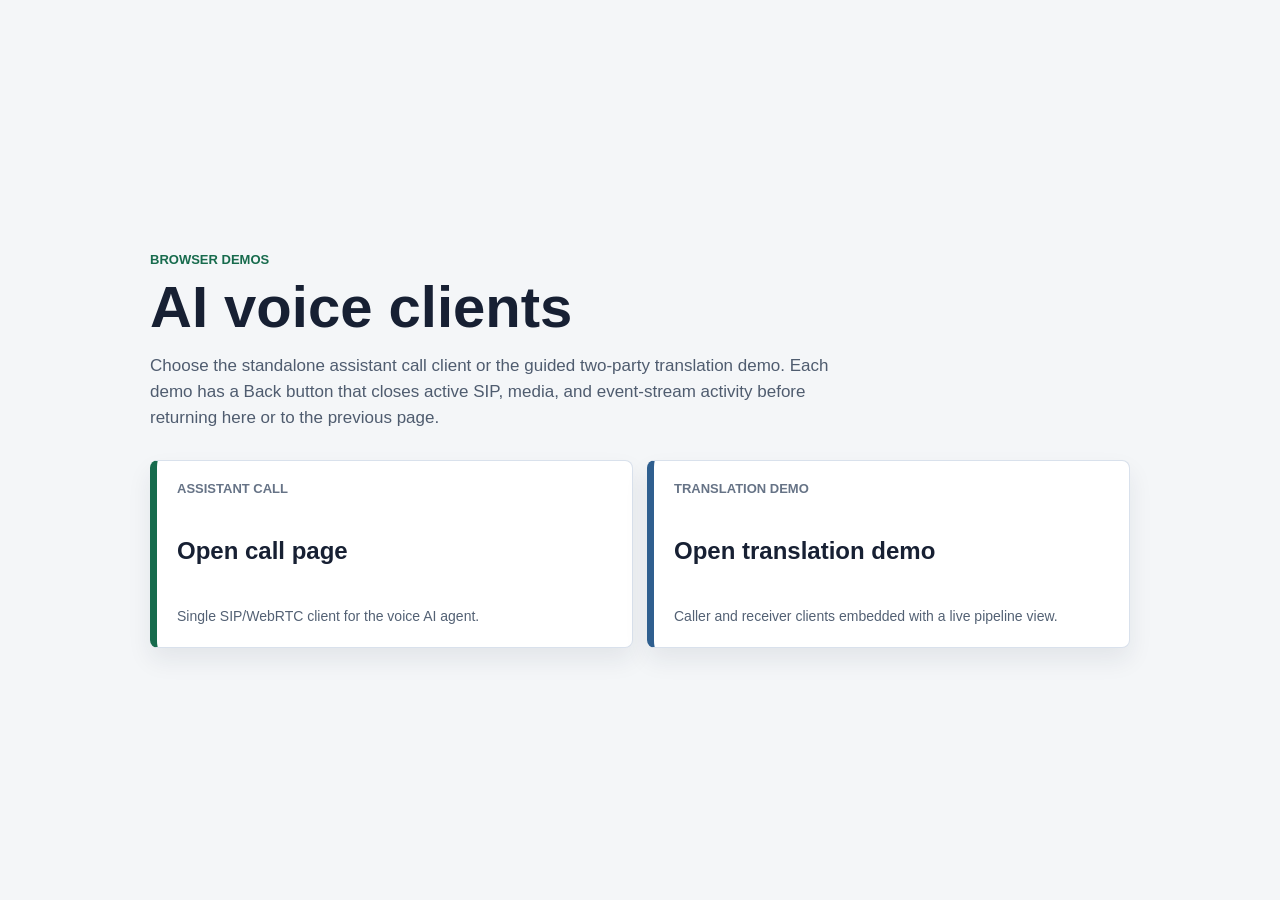
<file: web_client/index.html>
<!doctype html>
<html lang="en-GB">
  <head>
    <meta http-equiv="Content-Type" content="text/html; charset=utf-8" />
    <meta name="viewport" content="width=device-width, initial-scale=1.0" />
    <link rel="stylesheet" href="assets/home.css" />
    <title>Voice AI demos</title>
  </head>
  <body>
    <main class="home-shell">
      <section class="home-intro" aria-labelledby="home-title">
        <p class="home-kicker">Browser demos</p>
        <h1 id="home-title">AI voice clients</h1>
        <p>
          Choose the standalone assistant call client or the guided two-party
          translation demo. Each demo has a Back button that closes active SIP,
          media, and event-stream activity before returning here or to the
          previous page.
        </p>
      </section>

      <nav class="demo-links" aria-label="Demo pages">
        <a class="demo-link call-link" href="call/call.html">
          <span>Assistant call</span>
          <strong>Open call page</strong>
          <small>Single SIP/WebRTC client for the voice AI agent.</small>
        </a>
        <a class="demo-link translation-link" href="translation-demo/translation_demo.html">
          <span>Translation demo</span>
          <strong>Open translation demo</strong>
          <small>Caller and receiver clients embedded with a live pipeline view.</small>
        </a>
      </nav>
    </main>
  </body>
</html>
</file>
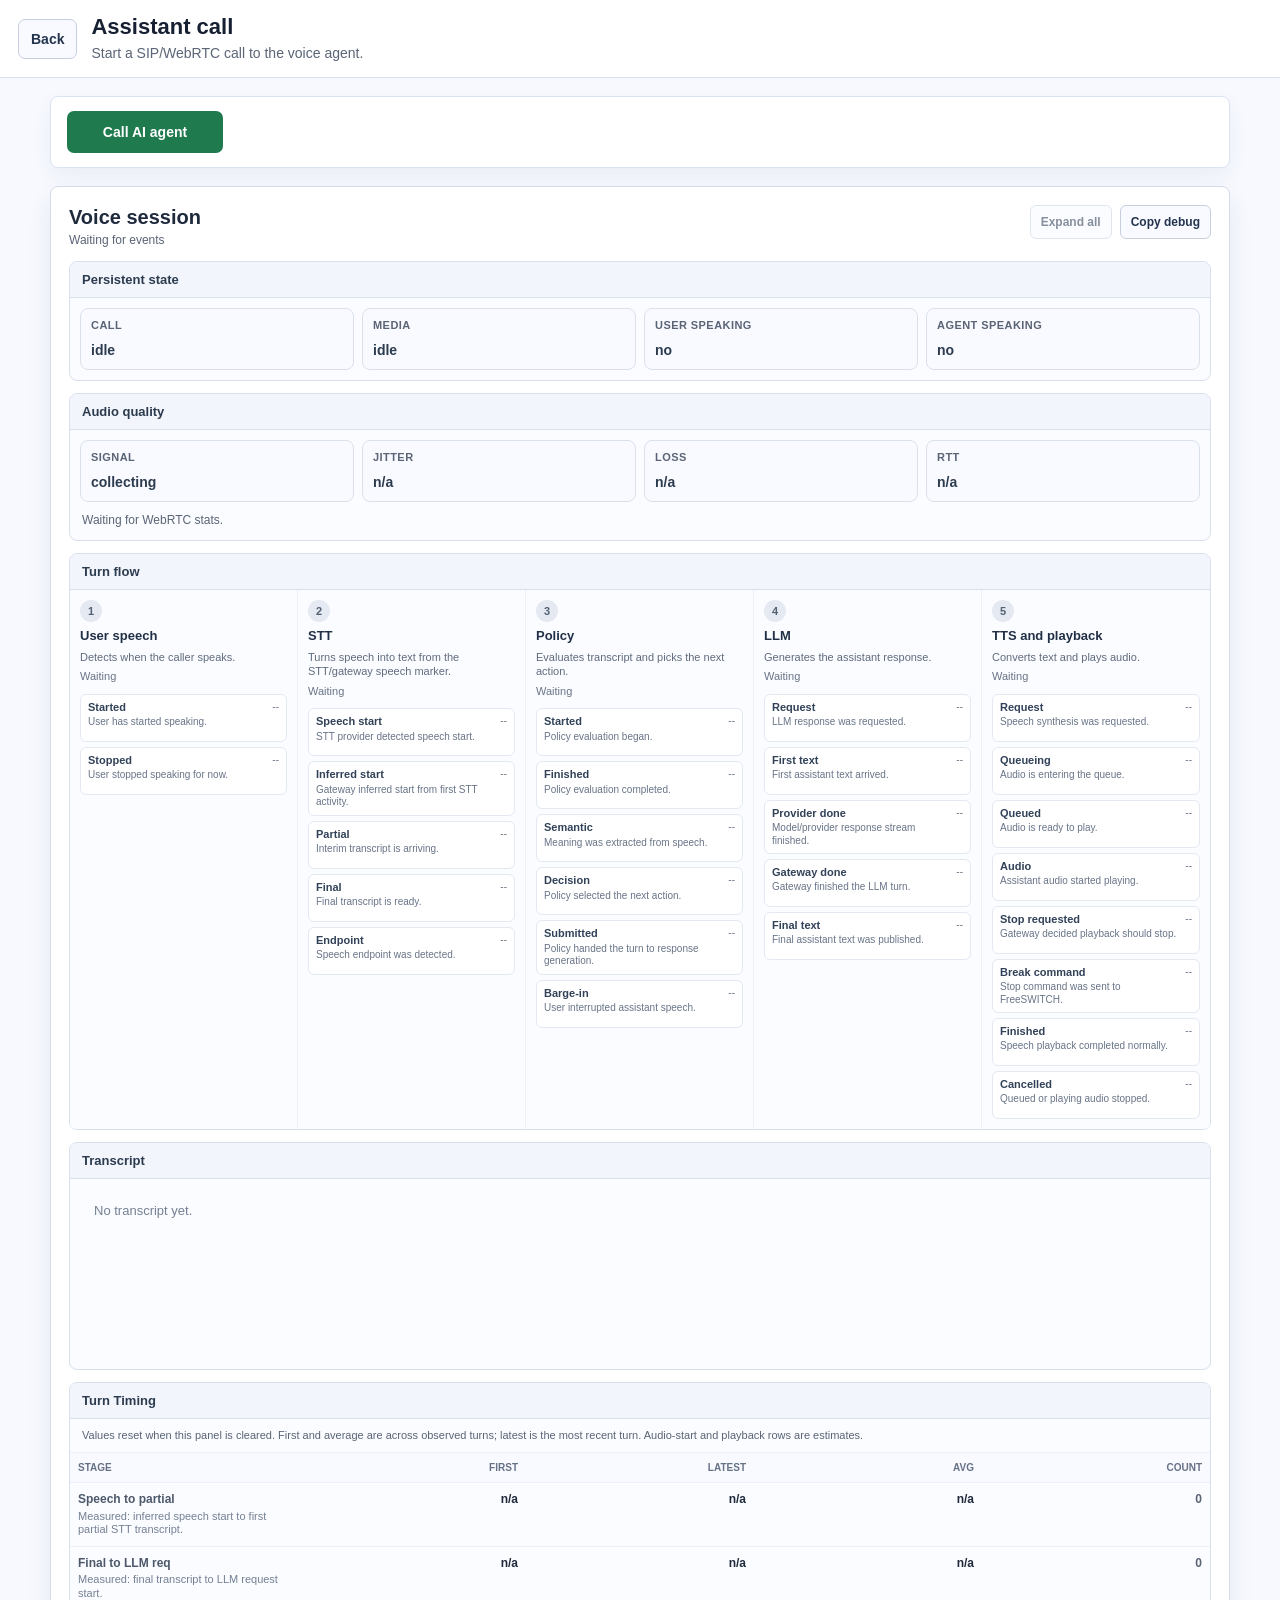
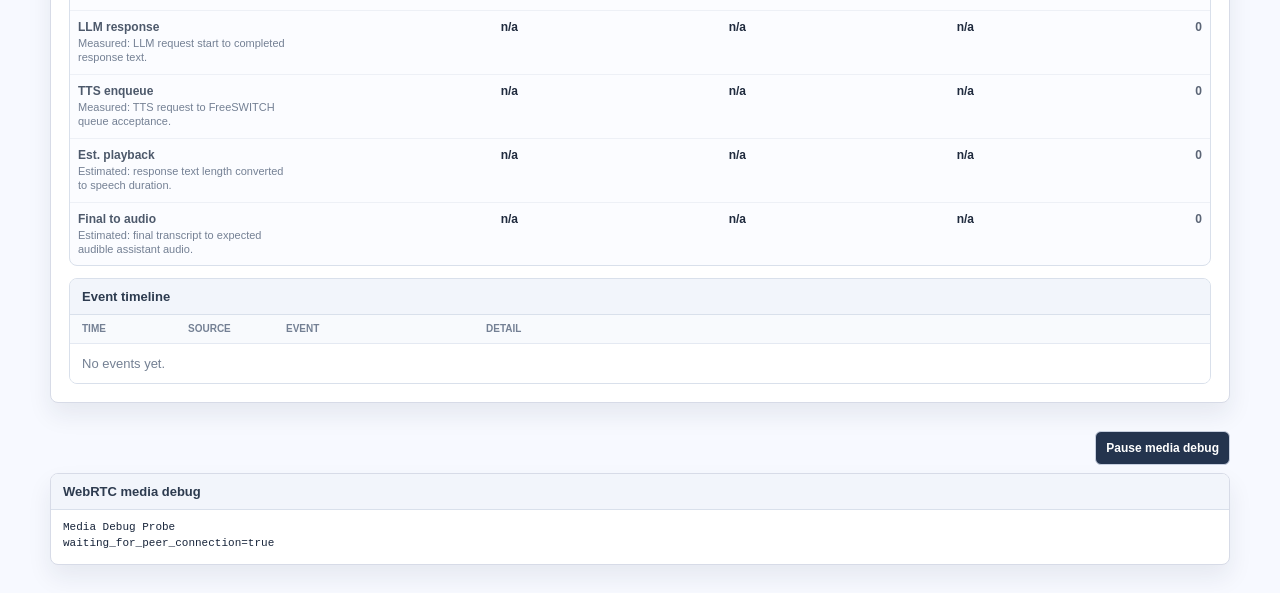
<file: web_client/call/call.html>
<!doctype html>
<html lang="en-GB">
  <head>
    <meta http-equiv="Content-Type" content="text/html; charset=utf-8" />
    <meta name="viewport" content="width=device-width, initial-scale=1.0" />
    <link rel="stylesheet" href="call.css" />
    <title>Assistant call</title>
  </head>
  <body id="body">
    <script src="../assets/sip-0.21.2.min.js"></script>
    <div class="container">
      <header id="page-header" class="page-header">
        <button id="page-back-button" class="back-button" type="button">Back</button>
        <div>
          <h1>Assistant call</h1>
          <p>Start a SIP/WebRTC call to the voice agent.</p>
        </div>
      </header>
      <audio autoplay id="incomingAudio"></audio>
      <section id="call-launch" class="call-launch" aria-label="Call launcher">
        <div class="call-launch-actions">
          <button id="start-call-button" class="call-launch-button" type="button">
            Call AI agent
          </button>
        </div>
      </section>
      <div id="call-content" class="call-content hidden">
        <div id="call-details" class="call-detail-content">
          <div id="call-duration" class="call-timer">00:00</div>
          <div id="avatar" class="avatar"></div>
          <div id="contact-name" class="contact-name"></div>
          <div id="contact-number" class="contact-number"></div>
          <div id="info-message" class="info-message">Info</div>
        </div>

        <div id="keypad" class="dialled-number-display">
          <span id="dialled-number" class="contact-number"></span>
          <div id="keypad-info" class="keypad">
            <button class="keyButton" onclick="keyPressed('1')">1</button>
            <button class="keyButton" onclick="keyPressed('2')">2</button>
            <button class="keyButton" onclick="keyPressed('3')">3</button>
            <button class="keyButton" onclick="keyPressed('4')">4</button>
            <button class="keyButton" onclick="keyPressed('5')">5</button>
            <button class="keyButton" onclick="keyPressed('6')">6</button>
            <button class="keyButton" onclick="keyPressed('7')">7</button>
            <button class="keyButton" onclick="keyPressed('8')">8</button>
            <button class="keyButton" onclick="keyPressed('9')">9</button>
            <button class="keyButton" onclick="keyPressed('*')">*</button>
            <button
              class="keyButton"
              style="display: block"
              onclick="keyPressed('0')"
              ontouchstart="onTouchStart('0')"
              ontouchend="onTouchEnd('0')"
            >
              <div style="margin-bottom: -5px">0</div>
              <div style="margin-top: -5px; font-size: 15px">+</div>
            </button>
            <button class="keyButton" onclick="keyPressed('#')">#</button>
          </div>
        </div>

        <div id="incoming-call-buttons" class="call-actions">
          <button id="accept-call-button" class="action-button accept-button">
            <svg class="button-icon" viewBox="0 0 24 24" fill="currentColor">
              <path
                d="M6.62,10.79C8.06,13.62 10.38,15.94 13.21,17.38L15.41,15.18C15.69,14.9 16.08,14.82 16.43,14.93C17.55,15.3 18.75,15.5 20,15.5A1,1 0 0,1 21,16.5V20A1,1 0 0,1 20,21A17,17 0 0,1 3,4A1,1 0 0,1 4,3H7.5A1,1 0 0,1 8.5,4C8.5,5.25 8.7,6.45 9.07,7.57C9.18,7.92 9.1,8.31 8.82,8.59L6.62,10.79Z"
              />
            </svg>
            <span id="accept-call">Accept</span>
          </button>

          <button id="decline-call-button" class="action-button decline-button">
            <svg class="button-icon" viewBox="0 -960 960 960" fill="#fff">
              <path
                d="M480-640q126 0 241 50.5T918-443q8 10 8.5 22t-8.5 21l-94 94q-8 8-23 9t-24-6l-114-85q-6-5-9-11t-3-13v-139q-42-16-85.5-22.5T480-580q-42 0-85.5 6.5T309-551v139q0 7-3 13t-9 11l-114 85q-12 9-24.5 8T136-306l-94-94q-9-9-8.5-21t8.5-22q82-96 197-146.5T480-640Z"
              />
            </svg>
            <span id="decline-call">Decline</span>
          </button>
        </div>

        <div id="in-call-buttons" class="call-actions">
          <button id="mute-button" class="action-button mute-button disabled">
            <svg
              id="mute-icon"
              class="button-icon hidden"
              viewBox="0 0 24 24"
              fill="currentColor"
            >
              <path
                d="M12,2A3,3 0 0,1 15,5V11A3,3 0 0,1 12,14A3,3 0 0,1 9,11V5A3,3 0 0,1 12,2M19,11C19,14.53 16.39,17.44 13,17.93V21H11V17.93C7.61,17.44 5,14.53 5,11H7A5,5 0 0,0 12,16A5,5 0 0,0 17,11H19Z"
              />
            </svg>
            <svg
              id="unmute-icon"
              class="button-icon"
              viewBox="0 0 640 640"
              fill="currentColor"
            >
              <path
                d="M73 39.1C63.6 29.7 48.4 29.7 39.1 39.1C29.8 48.5 29.7 63.7 39 73.1L567 601.1C576.4 610.5 591.6 610.5 600.9 601.1C610.2 591.7 610.3 576.5 600.9 567.2L456.7 422.8C490.9 388.2 512 340.6 512 288L512 248C512 234.7 501.3 224 488 224C474.7 224 464 234.7 464 248L464 288C464 327.3 448.3 362.9 422.7 388.9L388.8 355C405.6 337.7 416 314 416 288L416 160C416 107 373 64 320 64C267 64 224 107 224 160L224 190.2L73 39.2zM371.3 473.1L329.9 431.7C326.6 431.9 323.4 432 320.1 432C240.6 432 176.1 367.5 176.1 288L176.1 277.8L132.5 234.2C129.7 238.1 128.1 242.9 128.1 248L128.1 288C128.1 385.9 201.4 466.7 296.1 478.5L296.1 528L248.1 528C234.8 528 224.1 538.7 224.1 552C224.1 565.3 234.8 576 248.1 576L392.1 576C405.4 576 416.1 565.3 416.1 552C416.1 538.7 405.4 528 392.1 528L344.1 528L344.1 478.5C353.4 477.3 362.5 475.5 371.4 473.1z"
              />
            </svg>
          </button>

          <button id="hang-up-button" class="action-button decline-button">
            <svg
              id="call-hangup-icon"
              class="button-icon"
              viewBox="0 -960 960 960"
              fill="#fff"
            >
              <path
                d="M480-640q126 0 241 50.5T918-443q8 10 8.5 22t-8.5 21l-94 94q-8 8-23 9t-24-6l-114-85q-6-5-9-11t-3-13v-139q-42-16-85.5-22.5T480-580q-42 0-85.5 6.5T309-551v139q0 7-3 13t-9 11l-114 85q-12 9-24.5 8T136-306l-94-94q-9-9-8.5-21t8.5-22q82-96 197-146.5T480-640Z"
              />
            </svg>
            <svg
              id="call-place-icon"
              class="button-icon"
              viewBox="0 0 640 640"
              fill="#fff"
            >
              <path
                d="M376 32C504.1 32 608 135.9 608 264C608 277.3 597.3 288 584 288C570.7 288 560 277.3 560 264C560 162.4 477.6 80 376 80C362.7 80 352 69.3 352 56C352 42.7 362.7 32 376 32zM384 224C401.7 224 416 238.3 416 256C416 273.7 401.7 288 384 288C366.3 288 352 273.7 352 256C352 238.3 366.3 224 384 224zM352 152C352 138.7 362.7 128 376 128C451.1 128 512 188.9 512 264C512 277.3 501.3 288 488 288C474.7 288 464 277.3 464 264C464 215.4 424.6 176 376 176C362.7 176 352 165.3 352 152zM176.1 65.4C195.8 60 216.4 70.1 224.2 88.9L264.7 186.2C271.6 202.7 266.8 221.8 252.9 233.2L208.8 269.3C241.3 340.9 297.8 399.3 368.1 434.2L406.7 387C418 373.1 437.1 368.4 453.7 375.2L551 415.8C569.8 423.6 579.9 444.2 574.5 463.9L573 469.4C555.4 534.1 492.9 589.3 416.6 573.2C241.6 536.1 103.9 398.4 66.8 223.4C50.7 147.1 105.9 84.6 170.5 66.9L176 65.4z"
              />
            </svg>
          </button>

          <button
            id="delete-button"
            onclick="deletePressed()"
            class="action-button delete-button"
          >
            <svg class="button-icon" viewBox="0 0 640 512" fill="#fff">
              <path
                d="M576 64H205.26A63.97 63.97 0 0 0 160 82.75L9.37 233.37c-12.5 12.5-12.5 32.76 0 45.25L160 429.25c12 12 28.28 18.75 45.25 18.75H576c35.35 0 64-28.65 64-64V128c0-35.35-28.65-64-64-64zm-84.69 254.06c6.25 6.25 6.25 16.38 0 22.63l-22.62 22.62c-6.25 6.25-16.38 6.25-22.63 0L384 301.25l-62.06 62.06c-6.25 6.25-16.38 6.25-22.63 0l-22.62-22.62c-6.25-6.25-6.25-16.38 0-22.63L338.75 256l-62.06-62.06c-6.25-6.25-6.25-16.38 0-22.63l22.62-22.62c6.25-6.25 16.38-6.25 22.63 0L384 210.75l62.06-62.06c6.25-6.25 16.38-6.25 22.63 0l22.62 22.62c6.25 6.25 6.25 16.38 0 22.63L429.25 256l62.06 62.06z"
              />
            </svg>
          </button>
        </div>
      </div>

      <section id="voice-observability" class="voice-observability">
        <div class="voice-observability-header">
          <div>
            <h2>Voice session</h2>
            <div id="voice-session-label" class="voice-session-label">
              Waiting for events
            </div>
          </div>
          <div class="voice-observability-actions">
            <button
              id="voice-events-toggle-expanded"
              class="voice-tool-button"
              type="button"
            >
              Expand all
            </button>
            <button id="voice-events-copy-debug" class="voice-tool-button" type="button">
              Copy debug
            </button>
          </div>
        </div>

        <div class="voice-state-panel" aria-live="polite">
          <div class="voice-panel-title">Persistent state</div>
          <div class="voice-status-grid">
            <div class="voice-status-chip" data-status="call">
              <span>Call</span>
              <strong id="voice-status-call">idle</strong>
            </div>
            <div class="voice-status-chip" data-status="media">
              <span>Media</span>
              <strong id="voice-status-media">idle</strong>
            </div>
            <div class="voice-status-chip" data-status="user">
              <span>User Speaking</span>
              <strong id="voice-status-user">no</strong>
            </div>
            <div class="voice-status-chip" data-status="agent">
              <span>Agent Speaking</span>
              <strong id="voice-status-agent">no</strong>
            </div>
          </div>
        </div>

        <div class="voice-quality-panel" aria-live="polite">
          <div class="voice-panel-title">Audio quality</div>
          <div class="voice-quality-grid">
            <div class="voice-quality-card" data-quality="score">
              <span>Signal</span>
              <strong id="voice-quality-score">collecting</strong>
            </div>
            <div class="voice-quality-card">
              <span>Jitter</span>
              <strong id="voice-quality-jitter">n/a</strong>
            </div>
            <div class="voice-quality-card">
              <span>Loss</span>
              <strong id="voice-quality-loss">n/a</strong>
            </div>
            <div class="voice-quality-card">
              <span>RTT</span>
              <strong id="voice-quality-rtt">n/a</strong>
            </div>
          </div>
          <div id="voice-quality-note" class="voice-quality-note">
            Waiting for WebRTC stats.
          </div>
        </div>

        <div
          id="voice-flow-panel"
          class="voice-flow-panel"
          aria-live="polite"
          data-active-step=""
        >
          <div class="voice-panel-title">Turn flow</div>
          <div id="voice-flow-grid" class="voice-flow-grid" role="list">
            <div class="voice-flow-step" data-flow-step="caller" role="listitem">
              <span>1</span>
              <strong>User speech</strong>
              <p class="voice-flow-step-help">Detects when the caller speaks.</p>
              <small id="voice-flow-caller">Waiting</small>
              <div class="voice-flow-events">
                <div class="voice-flow-event" data-flow-event="user.speech_started">
                  <div class="voice-flow-event-copy">
                    <b>Started</b>
                    <small>User has started speaking.</small>
                  </div>
                  <time>--</time>
                </div>
                <div class="voice-flow-event" data-flow-event="user.speech_stopped">
                  <div class="voice-flow-event-copy">
                    <b>Stopped</b>
                    <small>User stopped speaking for now.</small>
                  </div>
                  <time>--</time>
                </div>
              </div>
            </div>
            <div class="voice-flow-step" data-flow-step="stt" role="listitem">
              <span>2</span>
              <strong>STT</strong>
              <p class="voice-flow-step-help">
                Turns speech into text from the STT/gateway speech marker.
              </p>
              <small id="voice-flow-stt">Waiting</small>
              <div class="voice-flow-events">
                <div class="voice-flow-event" data-flow-event="stt.speech_started">
                  <div class="voice-flow-event-copy">
                    <b>Speech start</b>
                    <small>STT provider detected speech start.</small>
                  </div>
                  <time>--</time>
                </div>
                <div class="voice-flow-event" data-flow-event="stt.activity_started">
                  <div class="voice-flow-event-copy">
                    <b>Inferred start</b>
                    <small>Gateway inferred start from first STT activity.</small>
                  </div>
                  <time>--</time>
                </div>
                <div class="voice-flow-event" data-flow-event="stt.partial">
                  <div class="voice-flow-event-copy">
                    <b>Partial</b>
                    <small>Interim transcript is arriving.</small>
                  </div>
                  <time>--</time>
                </div>
                <div class="voice-flow-event" data-flow-event="stt.final">
                  <div class="voice-flow-event-copy">
                    <b>Final</b>
                    <small>Final transcript is ready.</small>
                  </div>
                  <time>--</time>
                </div>
                <div class="voice-flow-event" data-flow-event="stt.endpoint">
                  <div class="voice-flow-event-copy">
                    <b>Endpoint</b>
                    <small>Speech endpoint was detected.</small>
                  </div>
                  <time>--</time>
                </div>
              </div>
            </div>
            <div class="voice-flow-step" data-flow-step="policy" role="listitem">
              <span>3</span>
              <strong>Policy</strong>
              <p class="voice-flow-step-help">
                Evaluates transcript and picks the next action.
              </p>
              <small id="voice-flow-policy">Waiting</small>
              <div class="voice-flow-events">
                <div class="voice-flow-event" data-flow-event="policy.evaluation_started">
                  <div class="voice-flow-event-copy">
                    <b>Started</b>
                    <small>Policy evaluation began.</small>
                  </div>
                  <time>--</time>
                </div>
                <div class="voice-flow-event" data-flow-event="policy.evaluation_finished">
                  <div class="voice-flow-event-copy">
                    <b>Finished</b>
                    <small>Policy evaluation completed.</small>
                  </div>
                  <time>--</time>
                </div>
                <div class="voice-flow-event" data-flow-event="policy.semantic_frame">
                  <div class="voice-flow-event-copy">
                    <b>Semantic</b>
                    <small>Meaning was extracted from speech.</small>
                  </div>
                  <time>--</time>
                </div>
                <div class="voice-flow-event" data-flow-event="policy.decision">
                  <div class="voice-flow-event-copy">
                    <b>Decision</b>
                    <small>Policy selected the next action.</small>
                  </div>
                  <time>--</time>
                </div>
                <div class="voice-flow-event" data-flow-event="turn.started">
                  <div class="voice-flow-event-copy">
                    <b>Submitted</b>
                    <small>Policy handed the turn to response generation.</small>
                  </div>
                  <time>--</time>
                </div>
                <div class="voice-flow-event" data-flow-event="user.barge_in_detected">
                  <div class="voice-flow-event-copy">
                    <b>Barge-in</b>
                    <small>User interrupted assistant speech.</small>
                  </div>
                  <time>--</time>
                </div>
              </div>
            </div>
            <div class="voice-flow-step" data-flow-step="llm" role="listitem">
              <span>4</span>
              <strong>LLM</strong>
              <p class="voice-flow-step-help">Generates the assistant response.</p>
              <small id="voice-flow-llm">Waiting</small>
              <div class="voice-flow-events">
                <div class="voice-flow-event" data-flow-event="llm.request_started">
                  <div class="voice-flow-event-copy">
                    <b>Request</b>
                    <small>LLM response was requested.</small>
                  </div>
                  <time>--</time>
                </div>
                <div class="voice-flow-event" data-flow-event="llm.partial_text">
                  <div class="voice-flow-event-copy">
                    <b>First text</b>
                    <small>First assistant text arrived.</small>
                  </div>
                  <time>--</time>
                </div>
                <div class="voice-flow-event" data-flow-event="llm.upstream_finished">
                  <div class="voice-flow-event-copy">
                    <b>Provider done</b>
                    <small>Model/provider response stream finished.</small>
                  </div>
                  <time>--</time>
                </div>
                <div class="voice-flow-event" data-flow-event="llm.request_finished">
                  <div class="voice-flow-event-copy">
                    <b>Gateway done</b>
                    <small>Gateway finished the LLM turn.</small>
                  </div>
                  <time>--</time>
                </div>
                <div class="voice-flow-event" data-flow-event="llm.final_text">
                  <div class="voice-flow-event-copy">
                    <b>Final text</b>
                    <small>Final assistant text was published.</small>
                  </div>
                  <time>--</time>
                </div>
              </div>
            </div>
            <div class="voice-flow-step" data-flow-step="tts" role="listitem">
              <span>5</span>
              <strong>TTS and playback</strong>
              <p class="voice-flow-step-help">Converts text and plays audio.</p>
              <small id="voice-flow-tts">Waiting</small>
              <div class="voice-flow-events">
                <div class="voice-flow-event" data-flow-event="tts.started">
                  <div class="voice-flow-event-copy">
                    <b>Request</b>
                    <small>Speech synthesis was requested.</small>
                  </div>
                  <time>--</time>
                </div>
                <div class="voice-flow-event" data-flow-event="tts.enqueue_started">
                  <div class="voice-flow-event-copy">
                    <b>Queueing</b>
                    <small>Audio is entering the queue.</small>
                  </div>
                  <time>--</time>
                </div>
                <div class="voice-flow-event" data-flow-event="tts.enqueued">
                  <div class="voice-flow-event-copy">
                    <b>Queued</b>
                    <small>Audio is ready to play.</small>
                  </div>
                  <time>--</time>
                </div>
                <div class="voice-flow-event" data-flow-event="agent.speaking_started">
                  <div class="voice-flow-event-copy">
                    <b>Audio</b>
                    <small>Assistant audio started playing.</small>
                  </div>
                  <time>--</time>
                </div>
                <div class="voice-flow-event" data-flow-event="tts.cancel_requested">
                  <div class="voice-flow-event-copy">
                    <b>Stop requested</b>
                    <small>Gateway decided playback should stop.</small>
                  </div>
                  <time>--</time>
                </div>
                <div class="voice-flow-event" data-flow-event="tts.break_sent">
                  <div class="voice-flow-event-copy">
                    <b>Break command</b>
                    <small>Stop command was sent to FreeSWITCH.</small>
                  </div>
                  <time>--</time>
                </div>
                <div class="voice-flow-event" data-flow-event="tts.finished">
                  <div class="voice-flow-event-copy">
                    <b>Finished</b>
                    <small>Speech playback completed normally.</small>
                  </div>
                  <time>--</time>
                </div>
                <div class="voice-flow-event" data-flow-event="tts.cancelled">
                  <div class="voice-flow-event-copy">
                    <b>Cancelled</b>
                    <small>Queued or playing audio stopped.</small>
                  </div>
                  <time>--</time>
                </div>
              </div>
            </div>
          </div>
        </div>

        <div class="voice-observability-grid">
          <div class="voice-transcript-panel">
            <div class="voice-panel-title">Transcript</div>
            <div id="voice-transcript-history" class="voice-transcript-history">
              <div class="voice-empty-state">No transcript yet.</div>
            </div>
            <div id="voice-partial-transcript" class="voice-partial-transcript">
              No partial transcript.
            </div>
          </div>

          <div class="voice-metrics-panel">
            <div class="voice-panel-title">Turn Timing</div>
            <p class="voice-metrics-note">
              Values reset when this panel is cleared. First and average are across observed
              turns; latest is the most recent turn. Audio-start and playback rows are estimates.
            </p>
            <div class="voice-metrics-scroll">
              <table class="voice-metrics" aria-label="Voice turn timing metrics">
                <thead>
                  <tr>
                    <th scope="col">Stage</th>
                    <th scope="col">First</th>
                    <th scope="col">Latest</th>
                    <th scope="col">Avg</th>
                    <th scope="col">Count</th>
                  </tr>
                </thead>
                <tbody>
                  <tr>
                    <th scope="row">
                      <span>Speech to partial</span>
                      <small>Measured: inferred speech start to first partial STT transcript.</small>
                    </th>
                    <td id="voice-metric-speech-partial-first">n/a</td>
                    <td id="voice-metric-speech-partial">n/a</td>
                    <td id="voice-metric-speech-partial-average">n/a</td>
                    <td id="voice-metric-speech-partial-count">0</td>
                  </tr>
                  <tr>
                    <th scope="row">
                      <span>Final to LLM req</span>
                      <small>Measured: final transcript to LLM request start.</small>
                    </th>
                    <td id="voice-metric-final-llm-first">n/a</td>
                    <td id="voice-metric-final-llm">n/a</td>
                    <td id="voice-metric-final-llm-average">n/a</td>
                    <td id="voice-metric-final-llm-count">0</td>
                  </tr>
                  <tr>
                    <th scope="row">
                      <span>LLM response</span>
                      <small>Measured: LLM request start to completed response text.</small>
                    </th>
                    <td id="voice-metric-llm-tts-first">n/a</td>
                    <td id="voice-metric-llm-tts">n/a</td>
                    <td id="voice-metric-llm-tts-average">n/a</td>
                    <td id="voice-metric-llm-tts-count">0</td>
                  </tr>
                  <tr>
                    <th scope="row">
                      <span>TTS enqueue</span>
                      <small>Measured: TTS request to FreeSWITCH queue acceptance.</small>
                    </th>
                    <td id="voice-metric-tts-duration-first">n/a</td>
                    <td id="voice-metric-tts-duration">n/a</td>
                    <td id="voice-metric-tts-duration-average">n/a</td>
                    <td id="voice-metric-tts-duration-count">0</td>
                  </tr>
                  <tr>
                    <th scope="row">
                      <span>Est. playback</span>
                      <small>Estimated: response text length converted to speech duration.</small>
                    </th>
                    <td id="voice-metric-tts-playback-first">n/a</td>
                    <td id="voice-metric-tts-playback">n/a</td>
                    <td id="voice-metric-tts-playback-average">n/a</td>
                    <td id="voice-metric-tts-playback-count">0</td>
                  </tr>
                  <tr>
                    <th scope="row">
                      <span>Final to audio</span>
                      <small>Estimated: final transcript to expected audible assistant audio.</small>
                    </th>
                    <td id="voice-metric-final-agent-first">n/a</td>
                    <td id="voice-metric-final-agent">n/a</td>
                    <td id="voice-metric-final-agent-average">n/a</td>
                    <td id="voice-metric-final-agent-count">0</td>
                  </tr>
                </tbody>
              </table>
            </div>
          </div>
        </div>

        <div class="voice-timeline-panel">
          <div class="voice-panel-title">Event timeline</div>
          <div class="voice-event-header" aria-hidden="true">
            <span>Time</span>
            <span>Source</span>
            <span>Event</span>
            <span>Detail</span>
          </div>
          <div id="voice-event-timeline" class="voice-event-timeline">
            <div class="voice-empty-state">No events yet.</div>
          </div>
        </div>
      </section>

      <div id="media-debug-root" class="media-debug-root" aria-live="polite">
        <div class="media-debug-actions">
          <button
            id="media-debug-toggle"
            class="media-debug-button"
            type="button"
          >
            Pause media debug
          </button>
          <button
            id="media-debug-copy"
            class="media-debug-button secondary"
            type="button"
            disabled
            hidden
          >
            Copy report
          </button>
        </div>
        <details id="media-debug-panel" class="media-debug-panel hidden">
          <summary>WebRTC media debug</summary>
          <div class="media-debug-body">
            <pre id="media-debug-output" class="media-debug-output"></pre>
          </div>
        </details>
      </div>
    </div>
    <script type="text/javascript" src="call.js"></script>
    <script>
      /*
       * Media Debug Probe
       * This block is intentionally self-contained so it can be copied into
       * a mobile WebView app that uses SIP.js and exposes `window.simpleUser`.
       */
      (function () {
        const POLL_INTERVAL_MS = 1000;
        const MAX_LOG_LINES = 40;
        const toggleButton = document.getElementById("media-debug-toggle");
        const copyButton = document.getElementById("media-debug-copy");
        const panel = document.getElementById("media-debug-panel");
        const output = document.getElementById("media-debug-output");
        const setupDebugToggle = document.getElementById("enable-media-debug");
        const setupForm = document.getElementById("call-setup-form");
        const mediaDebugQueryParams = new URLSearchParams(window.location.search);
        const getMediaDebugQueryFlag = (name) => {
          const value = (mediaDebugQueryParams.get(name) || "").trim().toLowerCase();
          return value === "1" || value === "true" || value === "yes" || value === "on";
        };
        const isMediaDebugEnabledByDefault = () => {
          if (mediaDebugQueryParams.has("enable_media_debug")) {
            return getMediaDebugQueryFlag("enable_media_debug");
          }
          return true;
        };

        if (!toggleButton || !copyButton || !panel || !output) {
          return;
        }

        const state = {
          running: false,
          timer: null,
          lastSample: null,
          latestReport: "",
          logs: [],
          noPeerConnectionLogged: false,
        };

        const fmtNumber = (value, digits) => {
          if (value === undefined || value === null || Number.isNaN(value)) {
            return "n/a";
          }
          return Number(value).toFixed(digits);
        };

        const toMs = (secondsValue) => {
          if (secondsValue === undefined || secondsValue === null) {
            return undefined;
          }
          return Number(secondsValue) * 1000;
        };

        const stamp = () => new Date().toISOString();

        const pushLog = (message) => {
          state.logs.push(stamp() + " " + message);
          if (state.logs.length > MAX_LOG_LINES) {
            state.logs = state.logs.slice(state.logs.length - MAX_LOG_LINES);
          }
        };

        const readPath = (obj, path) => {
          let current = obj;
          for (let i = 0; i < path.length; i += 1) {
            if (!current || typeof current !== "object") {
              return undefined;
            }
            current = current[path[i]];
          }
          return current;
        };

        const findPeerConnectionByScan = (root, maxDepth) => {
          if (!root || typeof root !== "object") {
            return null;
          }
          const queue = [{ value: root, depth: 0 }];
          const seen = new Set();
          while (queue.length > 0) {
            const item = queue.shift();
            const value = item.value;
            if (!value || typeof value !== "object") {
              continue;
            }
            if (seen.has(value)) {
              continue;
            }
            seen.add(value);
            if (
              value.peerConnection &&
              typeof value.peerConnection.getStats === "function"
            ) {
              return value.peerConnection;
            }
            if (typeof value.getStats === "function" && value.connectionState) {
              return value;
            }
            if (item.depth >= maxDepth) {
              continue;
            }
            const keys = Object.keys(value);
            for (let i = 0; i < keys.length; i += 1) {
              const child = value[keys[i]];
              if (child && typeof child === "object") {
                queue.push({ value: child, depth: item.depth + 1 });
              }
            }
          }
          return null;
        };

        const findPeerConnection = () => {
          const su = window.simpleUser;
          if (!su) {
            return null;
          }
          const directPaths = [
            ["session", "sessionDescriptionHandler", "peerConnection"],
            ["_session", "sessionDescriptionHandler", "peerConnection"],
            ["sessionDescriptionHandler", "peerConnection"],
            ["_sessionDescriptionHandler", "peerConnection"],
          ];
          for (let i = 0; i < directPaths.length; i += 1) {
            const candidate = readPath(su, directPaths[i]);
            if (candidate && typeof candidate.getStats === "function") {
              return candidate;
            }
          }
          return findPeerConnectionByScan(su, 3);
        };

        const pickLatestStat = (stats, typeName, kindName) => {
          let selected = null;
          stats.forEach((entry) => {
            if (entry.type !== typeName) {
              return;
            }
            const kind = entry.kind || entry.mediaType;
            if (kindName && kind && kind !== kindName) {
              return;
            }
            if (!selected || entry.timestamp > selected.timestamp) {
              selected = entry;
            }
          });
          return selected;
        };

        const findSelectedCandidatePair = (stats) => {
          let selected = null;
          stats.forEach((entry) => {
            if (entry.type === "candidate-pair" && entry.selected) {
              selected = entry;
            }
          });
          if (selected) {
            return selected;
          }
          let transportPairId;
          stats.forEach((entry) => {
            if (entry.type === "transport" && entry.selectedCandidatePairId) {
              transportPairId = entry.selectedCandidatePairId;
            }
          });
          if (transportPairId) {
            return stats.get(transportPairId) || null;
          }
          stats.forEach((entry) => {
            if (
              !selected &&
              entry.type === "candidate-pair" &&
              entry.state === "succeeded" &&
              entry.nominated
            ) {
              selected = entry;
            }
          });
          return selected;
        };

        const summariseStats = (peerConnection, stats) => {
          const inbound = pickLatestStat(stats, "inbound-rtp", "audio");
          const outbound = pickLatestStat(stats, "outbound-rtp", "audio");
          const remoteInbound = pickLatestStat(
            stats,
            "remote-inbound-rtp",
            "audio",
          );
          const candidatePair = findSelectedCandidatePair(stats);
          const localCandidate = candidatePair
            ? stats.get(candidatePair.localCandidateId)
            : null;
          const remoteCandidate = candidatePair
            ? stats.get(candidatePair.remoteCandidateId)
            : null;

          return {
            sampledAt: stamp(),
            timestampMs:
              (inbound && inbound.timestamp) ||
              (outbound && outbound.timestamp) ||
              Date.now(),
            connectionState: peerConnection.connectionState || "unknown",
            iceConnectionState: peerConnection.iceConnectionState || "unknown",
            signalingState: peerConnection.signalingState || "unknown",
            inbound: inbound
              ? {
                  packetsReceived: inbound.packetsReceived,
                  packetsLost: inbound.packetsLost,
                  bytesReceived: inbound.bytesReceived,
                  jitterMs: toMs(inbound.jitter),
                  audioLevel: inbound.audioLevel,
                  totalAudioEnergy: inbound.totalAudioEnergy,
                }
              : null,
            outbound: outbound
              ? {
                  packetsSent: outbound.packetsSent,
                  bytesSent: outbound.bytesSent,
                  retransmittedPacketsSent: outbound.retransmittedPacketsSent,
                  targetBitrate: outbound.targetBitrate,
                }
              : null,
            remoteInbound: remoteInbound
              ? {
                  roundTripTimeMs: toMs(remoteInbound.roundTripTime),
                  fractionLost: remoteInbound.fractionLost,
                  packetsLost: remoteInbound.packetsLost,
                }
              : null,
            candidatePair: candidatePair
              ? {
                  state: candidatePair.state,
                  currentRoundTripTimeMs: toMs(
                    candidatePair.currentRoundTripTime,
                  ),
                  availableOutgoingBitrate:
                    candidatePair.availableOutgoingBitrate,
                  bytesSent: candidatePair.bytesSent,
                  bytesReceived: candidatePair.bytesReceived,
                  localCandidate: localCandidate
                    ? {
                        type: localCandidate.candidateType,
                        address: localCandidate.address || localCandidate.ip,
                        port: localCandidate.port,
                        protocol: localCandidate.protocol,
                        networkType: localCandidate.networkType,
                      }
                    : null,
                  remoteCandidate: remoteCandidate
                    ? {
                        type: remoteCandidate.candidateType,
                        address: remoteCandidate.address || remoteCandidate.ip,
                        port: remoteCandidate.port,
                        protocol: remoteCandidate.protocol,
                      }
                    : null,
                }
              : null,
          };
        };

        const deriveDelta = (current, previous) => {
          if (!previous) {
            return null;
          }
          const dtMs =
            Number(current.timestampMs) - Number(previous.timestampMs);
          if (!Number.isFinite(dtMs) || dtMs <= 0) {
            return null;
          }
          const dtSec = dtMs / 1000;

          const calcRate = (nowValue, prevValue) => {
            if (nowValue === undefined || prevValue === undefined) {
              return undefined;
            }
            const delta = Number(nowValue) - Number(prevValue);
            if (!Number.isFinite(delta)) {
              return undefined;
            }
            return delta / dtSec;
          };

          const bytesToKbps = (bytesPerSec) => {
            if (bytesPerSec === undefined) {
              return undefined;
            }
            return (bytesPerSec * 8) / 1000;
          };

          return {
            dtSec: dtSec,
            inboundPacketsPerSec:
              current.inbound && previous.inbound
                ? calcRate(
                    current.inbound.packetsReceived,
                    previous.inbound.packetsReceived,
                  )
                : undefined,
            outboundPacketsPerSec:
              current.outbound && previous.outbound
                ? calcRate(
                    current.outbound.packetsSent,
                    previous.outbound.packetsSent,
                  )
                : undefined,
            inboundKbps:
              current.inbound && previous.inbound
                ? bytesToKbps(
                    calcRate(
                      current.inbound.bytesReceived,
                      previous.inbound.bytesReceived,
                    ),
                  )
                : undefined,
            outboundKbps:
              current.outbound && previous.outbound
                ? bytesToKbps(
                    calcRate(
                      current.outbound.bytesSent,
                      previous.outbound.bytesSent,
                    ),
                  )
                : undefined,
          };
        };

        const buildWarnings = (snapshot) => {
          const warnings = [];
          if (snapshot.inbound) {
            const received = Number(snapshot.inbound.packetsReceived || 0);
            const lost = Number(snapshot.inbound.packetsLost || 0);
            const total = received + lost;
            if (total > 0) {
              const lossPct = (lost / total) * 100;
              if (lossPct >= 3) {
                warnings.push("packet loss " + fmtNumber(lossPct, 2) + "%");
              }
            }
            if (
              snapshot.inbound.jitterMs !== undefined &&
              snapshot.inbound.jitterMs >= 30
            ) {
              warnings.push(
                "high jitter " +
                  fmtNumber(snapshot.inbound.jitterMs, 1) +
                  " ms",
              );
            }
          }
          if (
            snapshot.remoteInbound &&
            snapshot.remoteInbound.roundTripTimeMs !== undefined &&
            snapshot.remoteInbound.roundTripTimeMs >= 400
          ) {
            warnings.push(
              "high RTT " +
                fmtNumber(snapshot.remoteInbound.roundTripTimeMs, 1) +
                " ms",
            );
          }
          if (
            snapshot.connectionState &&
            snapshot.connectionState !== "connected"
          ) {
            warnings.push("pc_state=" + snapshot.connectionState);
          }
          if (
            snapshot.iceConnectionState &&
            snapshot.iceConnectionState !== "connected" &&
            snapshot.iceConnectionState !== "completed"
          ) {
            warnings.push("ice_state=" + snapshot.iceConnectionState);
          }
          return warnings;
        };

        const renderReport = (snapshot, delta, warnings) => {
          const lines = [];
          lines.push("Media Debug Probe");
          lines.push("sampled_at: " + snapshot.sampledAt);
          lines.push(
            "states: pc=" +
              snapshot.connectionState +
              " ice=" +
              snapshot.iceConnectionState +
              " signaling=" +
              snapshot.signalingState,
          );

          if (snapshot.inbound) {
            lines.push(
              "inbound: packets=" +
                snapshot.inbound.packetsReceived +
                " lost=" +
                snapshot.inbound.packetsLost +
                " jitter_ms=" +
                fmtNumber(snapshot.inbound.jitterMs, 1),
            );
          } else {
            lines.push("inbound: n/a");
          }

          if (snapshot.outbound) {
            lines.push(
              "outbound: packets=" +
                snapshot.outbound.packetsSent +
                " retransmitted=" +
                snapshot.outbound.retransmittedPacketsSent,
            );
          } else {
            lines.push("outbound: n/a");
          }

          if (snapshot.remoteInbound) {
            lines.push(
              "remote_inbound: rtt_ms=" +
                fmtNumber(snapshot.remoteInbound.roundTripTimeMs, 1) +
                " fraction_lost=" +
                fmtNumber(snapshot.remoteInbound.fractionLost, 3),
            );
          }

          if (delta) {
            lines.push(
              "rates: in_pps=" +
                fmtNumber(delta.inboundPacketsPerSec, 1) +
                " out_pps=" +
                fmtNumber(delta.outboundPacketsPerSec, 1) +
                " in_kbps=" +
                fmtNumber(delta.inboundKbps, 1) +
                " out_kbps=" +
                fmtNumber(delta.outboundKbps, 1),
            );
          } else {
            lines.push("rates: collecting baseline...");
          }

          if (snapshot.candidatePair) {
            const local = snapshot.candidatePair.localCandidate || {};
            const remote = snapshot.candidatePair.remoteCandidate || {};
            lines.push(
              "candidate_pair: state=" +
                snapshot.candidatePair.state +
                " rtt_ms=" +
                fmtNumber(snapshot.candidatePair.currentRoundTripTimeMs, 1),
            );
            lines.push(
              "path: local=" +
                [local.address, local.port, local.type, local.protocol]
                  .filter(Boolean)
                  .join(":") +
                " -> remote=" +
                [remote.address, remote.port, remote.type, remote.protocol]
                  .filter(Boolean)
                  .join(":"),
            );
          } else {
            lines.push("candidate_pair: n/a");
          }

          lines.push(
            "warnings: " + (warnings.length ? warnings.join(", ") : "none"),
          );
          lines.push("");
          lines.push("recent_events:");
          if (state.logs.length === 0) {
            lines.push("  (none)");
          } else {
            for (let i = 0; i < state.logs.length; i += 1) {
              lines.push("  " + state.logs[i]);
            }
          }
          lines.push("");
          lines.push("raw_snapshot:");
          lines.push(JSON.stringify(snapshot, null, 2));
          return lines.join("\n");
        };

        const renderStatusOnly = (message) => {
          state.latestReport = "Media Debug Probe\n" + message + "\n";
          output.textContent = state.latestReport;
          copyButton.disabled = state.latestReport.trim().length === 0;
          window.dispatchEvent(
            new CustomEvent("Company:media-quality", {
              detail: {
                snapshot: null,
                delta: null,
                warnings: [message],
              },
            }),
          );
        };

        const sampleOnce = async () => {
          const peerConnection = findPeerConnection();
          if (!peerConnection) {
            if (!state.noPeerConnectionLogged) {
              pushLog("peer connection unavailable");
              state.noPeerConnectionLogged = true;
            }
            if (state.lastSample) {
              state.latestReport = renderReport(
                state.lastSample,
                null,
                ["peer_connection_unavailable"],
              );
              output.textContent = state.latestReport;
              copyButton.disabled = false;
            } else {
              renderStatusOnly("waiting_for_peer_connection=true");
            }
            return;
          }
          state.noPeerConnectionLogged = false;

          try {
            const stats = await peerConnection.getStats();
            const snapshot = summariseStats(peerConnection, stats);
            const delta = deriveDelta(snapshot, state.lastSample);
            const warnings = buildWarnings(snapshot);
            state.lastSample = snapshot;
            pushLog(
              "sample ok inbound_packets=" +
                (snapshot.inbound ? snapshot.inbound.packetsReceived : "n/a") +
                " outbound_packets=" +
                (snapshot.outbound ? snapshot.outbound.packetsSent : "n/a"),
            );
            state.latestReport = renderReport(snapshot, delta, warnings);
            output.textContent = state.latestReport;
            copyButton.disabled = false;
            window.dispatchEvent(
              new CustomEvent("Company:media-quality", {
                detail: {
                  snapshot: snapshot,
                  delta: delta,
                  warnings: warnings,
                },
              }),
            );
          } catch (error) {
            const message =
              error && error.message
                ? "sampling_error=" + error.message
                : "sampling_error=unknown";
            pushLog(message);
            if (state.lastSample) {
              state.latestReport = renderReport(
                state.lastSample,
                null,
                ["sampling_error"],
              );
              output.textContent = state.latestReport;
              copyButton.disabled = false;
            } else {
              renderStatusOnly(message);
            }
          }
        };

        const start = async () => {
          if (state.running) {
            return;
          }
          state.running = true;
          state.logs = [];
          state.lastSample = null;
          state.noPeerConnectionLogged = false;
          panel.classList.remove("hidden");
          panel.open = true;
          toggleButton.textContent = "Pause media debug";
          pushLog("debug probe started");
          await sampleOnce();
          state.timer = setInterval(sampleOnce, POLL_INTERVAL_MS);
        };

        const stop = () => {
          if (!state.running) {
            return;
          }
          state.running = false;
          if (state.timer) {
            clearInterval(state.timer);
            state.timer = null;
          }
          toggleButton.textContent = "Resume media debug";
          pushLog("debug probe stopped");
          state.latestReport = renderReport(
            state.lastSample || {
              sampledAt: stamp(),
              connectionState: "unknown",
              iceConnectionState: "unknown",
              signalingState: "unknown",
            },
            null,
            [],
          );
          output.textContent = state.latestReport;
          copyButton.disabled = state.latestReport.trim().length === 0;
        };

        toggleButton.addEventListener("click", () => {
          if (state.running) {
            stop();
          } else {
            start();
          }
        });

        copyButton.addEventListener("click", async () => {
          const text = state.latestReport || output.textContent || "";
          if (!text.trim()) {
            return;
          }
          try {
            await navigator.clipboard.writeText(text);
            pushLog("report copied to clipboard");
            state.latestReport = renderReport(
              state.lastSample || {
                sampledAt: stamp(),
                connectionState: "unknown",
                iceConnectionState: "unknown",
                signalingState: "unknown",
              },
              null,
              [],
            );
            output.textContent = state.latestReport;
          } catch (error) {
            pushLog("clipboard copy failed");
          }
        });

        panel.classList.remove("hidden");
        panel.open = false;
        renderStatusOnly(
          isMediaDebugEnabledByDefault()
            ? "media debug starts automatically"
            : "press Resume media debug to begin sampling",
        );

        if (setupDebugToggle) {
          setupDebugToggle.addEventListener("change", () => {
            if (setupDebugToggle.checked) {
              start();
            } else {
              stop();
            }
          });
        }

        if (setupForm && setupDebugToggle) {
          setupForm.addEventListener("submit", () => {
            if (setupDebugToggle.checked) {
              setTimeout(() => {
                start();
              }, 150);
            }
          });
        }

        if (
          (setupDebugToggle && setupDebugToggle.checked) ||
          (!setupDebugToggle && isMediaDebugEnabledByDefault())
        ) {
          setTimeout(() => {
            start();
          }, 150);
        }

        window.addEventListener("Company:call-ended", () => {
          pushLog("call ended; freezing media debug report");
          if (state.running) {
            stop();
          } else if (state.lastSample) {
            state.latestReport = renderReport(state.lastSample, null, ["call_ended"]);
            output.textContent = state.latestReport;
            copyButton.disabled = false;
          }
        });

        /*
         * Public API for mobile app developers:
         * window.MediaDebugProbe.start()
         * window.MediaDebugProbe.stop()
         * window.MediaDebugProbe.sampleOnce()
         * window.MediaDebugProbe.getLatestReport()
         */
        window.MediaDebugProbe = {
          start: start,
          stop: stop,
          sampleOnce: sampleOnce,
          isRunning: function () {
            return state.running;
          },
          getLatestReport: function () {
            return state.latestReport;
          },
        };
      })();
    </script>
  </body>
</html>
</file>
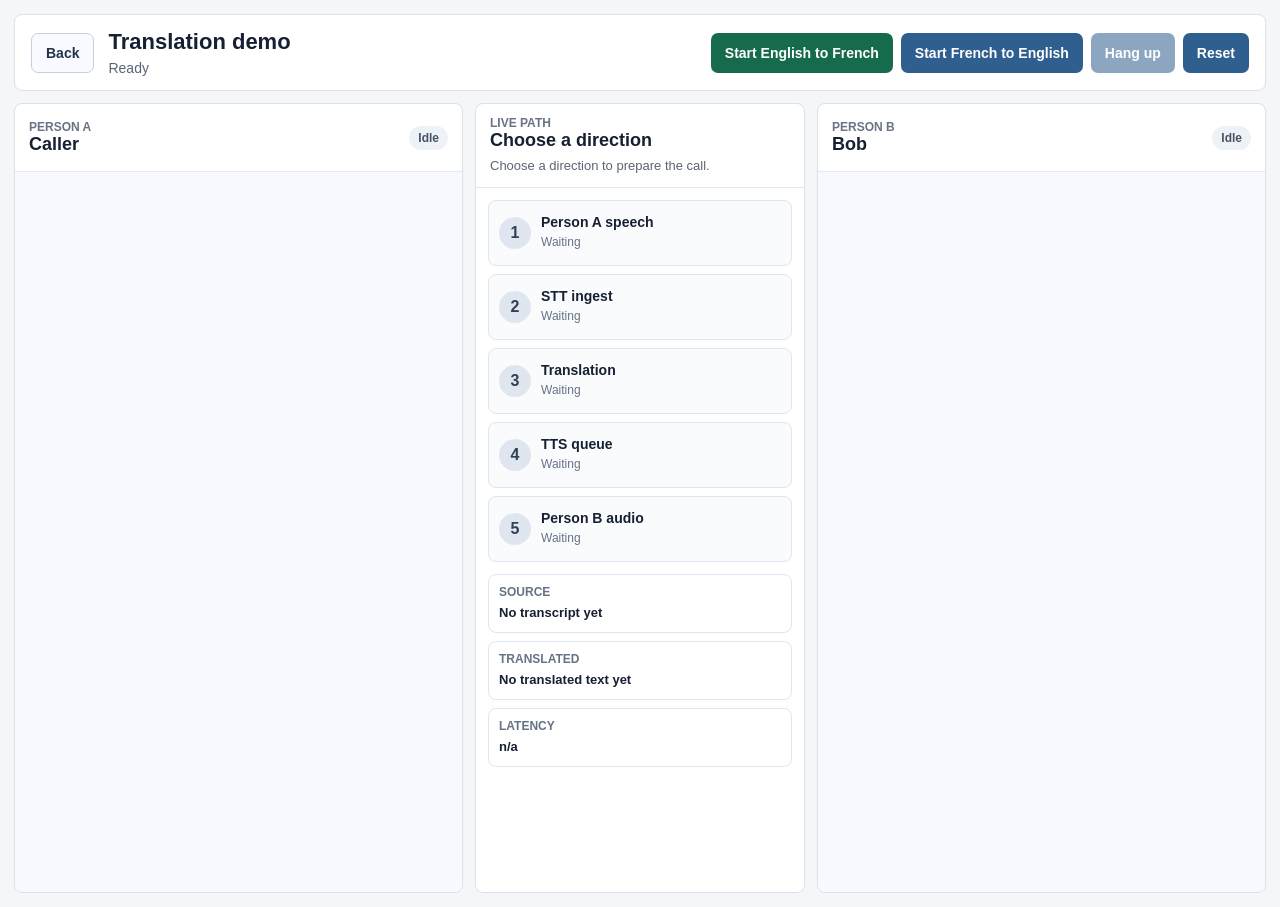
<file: web_client/translation-demo/translation_demo.html>
<!doctype html>
<html lang="en-GB">
  <head>
    <meta http-equiv="Content-Type" content="text/html; charset=utf-8" />
    <meta name="viewport" content="width=device-width, initial-scale=1.0" />
    <link rel="stylesheet" href="translation_demo.css" />
    <title>Translation demo</title>
  </head>
  <body>
    <div class="demo-shell">
      <header class="demo-toolbar">
        <div class="demo-titlebar">
          <button id="demo-back" class="back-button" type="button">Back</button>
          <div>
            <h1>Translation demo</h1>
            <p id="demo-status" class="demo-status">Ready</p>
          </div>
        </div>
        <div class="demo-controls">
          <button
            id="start-demo-en-fr"
            type="button"
            data-start-demo
            data-source-language="en"
            data-target-language="fr"
          >
            Start English to French
          </button>
          <button
            id="start-demo-fr-en"
            class="secondary"
            type="button"
            data-start-demo
            data-source-language="fr"
            data-target-language="en"
          >
            Start French to English
          </button>
          <button id="hangup-demo" class="secondary" type="button" disabled>
            Hang up
          </button>
          <button id="reset-demo" class="secondary" type="button">Reset</button>
        </div>
      </header>

      <main class="demo-grid">
        <section class="client-pane" aria-label="Person A caller">
          <div class="client-header">
            <div>
              <span class="client-kicker">Person A</span>
              <h2>Caller</h2>
            </div>
            <strong id="caller-status" class="client-status">Loading</strong>
          </div>
          <iframe
            id="caller-frame"
            title="Person A caller"
            allow="microphone; autoplay"
          ></iframe>
        </section>

        <section class="pipeline-pane" aria-label="Translation pipeline">
          <div class="pipeline-header">
            <span class="client-kicker">Live path</span>
            <h2 id="route-title">Choose a direction</h2>
            <p id="demo-instruction" class="demo-instruction">
              Choose a direction to prepare the call.
            </p>
          </div>

          <div class="pipeline-steps" role="list">
            <div class="pipeline-step" data-step="caller" role="listitem">
              <span class="step-index">1</span>
              <div>
                <strong>Person A speech</strong>
                <small id="step-caller-detail">Waiting</small>
              </div>
            </div>
            <div class="pipeline-step" data-step="stt" role="listitem">
              <span class="step-index">2</span>
              <div>
                <strong>STT ingest</strong>
                <small id="step-stt-detail">Waiting</small>
              </div>
            </div>
            <div class="pipeline-step" data-step="translation" role="listitem">
              <span class="step-index">3</span>
              <div>
                <strong>Translation</strong>
                <small id="step-translation-detail">Waiting</small>
              </div>
            </div>
            <div class="pipeline-step" data-step="tts" role="listitem">
              <span class="step-index">4</span>
              <div>
                <strong>TTS queue</strong>
                <small id="step-tts-detail">Waiting</small>
              </div>
            </div>
            <div class="pipeline-step" data-step="receiver" role="listitem">
              <span class="step-index">5</span>
              <div>
                <strong>Person B audio</strong>
                <small id="step-receiver-detail">Waiting</small>
              </div>
            </div>
          </div>

          <div class="pipeline-readout">
            <div>
              <span>Source</span>
              <strong id="source-text">No transcript yet</strong>
            </div>
            <div>
              <span>Translated</span>
              <strong id="translated-text">No translated text yet</strong>
            </div>
            <div>
              <span>Latency</span>
              <strong id="translation-latency">n/a</strong>
            </div>
          </div>
        </section>

        <section class="client-pane" aria-label="Person B receiver">
          <div class="client-header">
            <div>
              <span class="client-kicker">Person B</span>
              <h2>Bob</h2>
            </div>
            <strong id="bob-status" class="client-status">Loading</strong>
          </div>
          <iframe
            id="bob-frame"
            title="Person B Bob"
            allow="microphone; autoplay"
          ></iframe>
        </section>
      </main>
    </div>

    <script src="translation_demo.js"></script>
  </body>
</html>
</file>
<file: web_client/assets/home.css>
* {
  box-sizing: border-box;
}

body {
  margin: 0;
  min-height: 100vh;
  background: #f4f6f8;
  color: #172033;
  font-family: -apple-system, BlinkMacSystemFont, "Segoe UI", Roboto, sans-serif;
}

.home-shell {
  width: min(980px, calc(100% - 32px));
  min-height: 100vh;
  margin: 0 auto;
  padding: 56px 0;
  display: grid;
  align-content: center;
  gap: 28px;
}

.home-intro {
  max-width: 720px;
}

.home-kicker {
  margin: 0 0 10px;
  color: #176b4d;
  font-size: 13px;
  font-weight: 800;
  letter-spacing: 0;
  text-transform: uppercase;
}

.home-intro h1 {
  margin: 0;
  color: #172033;
  font-size: clamp(34px, 6vw, 58px);
  line-height: 1.02;
  font-weight: 780;
  letter-spacing: 0;
}

.home-intro p:last-child {
  margin: 16px 0 0;
  color: #4f5c6f;
  font-size: 17px;
  line-height: 1.55;
}

.demo-links {
  display: grid;
  grid-template-columns: repeat(2, minmax(0, 1fr));
  gap: 14px;
}

.demo-link {
  min-height: 188px;
  display: grid;
  align-content: space-between;
  gap: 18px;
  padding: 20px;
  border: 1px solid #d9e1ec;
  border-left-width: 7px;
  border-radius: 8px;
  background: #ffffff;
  color: #172033;
  text-decoration: none;
  box-shadow: 0 12px 24px rgba(20, 33, 61, 0.08);
}

.demo-link:hover,
.demo-link:focus-visible {
  border-color: #b9c8dc;
  box-shadow: 0 16px 30px rgba(20, 33, 61, 0.12);
  outline: none;
}

.call-link {
  border-left-color: #176b4d;
}

.translation-link {
  border-left-color: #2f5f8f;
}

.demo-link span {
  color: #667386;
  font-size: 13px;
  font-weight: 800;
  letter-spacing: 0;
  text-transform: uppercase;
}

.demo-link strong {
  display: block;
  color: #172033;
  font-size: 24px;
  line-height: 1.2;
}

.demo-link small {
  display: block;
  color: #536174;
  font-size: 14px;
  line-height: 1.45;
}

@media (max-width: 720px) {
  .home-shell {
    width: min(100% - 20px, 980px);
    padding: 28px 0;
    align-content: start;
  }

  .demo-links {
    grid-template-columns: 1fr;
  }
}
</file>
<file: web_client/call/call.css>
* {
  box-sizing: border-box;
  margin: 0;
  padding: 0;
  -webkit-tap-highlight-color: rgba(0, 0, 0, 0);
}

body {
  font-family: -apple-system, BlinkMacSystemFont, "Segoe UI", Roboto, sans-serif;
  background-color: #f7f9ff;
  min-height: 100vh;
}

.container {
  margin: 0 auto;
  background-color: #f7f9ff;
  min-height: 100vh;
  display: flex;
  flex-direction: column;
}

.page-header {
  min-height: 72px;
  display: flex;
  align-items: center;
  gap: 14px;
  padding: 14px 18px;
  background: #ffffff;
  border-bottom: 1px solid #d9e1ec;
}

.page-header h1 {
  margin: 0;
  color: #172033;
  font-size: 22px;
  font-weight: 760;
  line-height: 1.2;
}

.page-header p {
  margin: 4px 0 0;
  color: #5a6575;
  font-size: 14px;
  line-height: 1.35;
}

.back-button {
  flex: 0 0 auto;
  min-height: 40px;
  padding: 8px 12px;
  border: 1px solid #c7cfdf;
  border-radius: 7px;
  background: #f8faff;
  color: #24344e;
  font-size: 14px;
  font-weight: 700;
  cursor: pointer;
}

.back-button:hover:not(:disabled),
.back-button:focus-visible:not(:disabled) {
  background: #edf3ff;
}

.back-button:disabled {
  cursor: not-allowed;
  opacity: 0.6;
}

body.is-embedded .page-header {
  display: none;
}

.header {
  background-color: #e8eaf0;
  padding: 20px;
  display: flex;
  align-items: center;
  justify-content: center;
  position: relative;
  border-bottom: 1px solid #ddd;
}

.back-arrow {
  position: absolute;
  left: 20px;
  font-size: 24px;
  color: #333;
  cursor: pointer;
}

.header-title {
  font-size: 20px;
  font-weight: 500;
  color: #333;
}

.call-detail-content {
  flex: 1;
  display: flex;
  flex-direction: column;
  align-items: center;
  justify-content: center;
  text-align: center;
}

.call-content {
  flex: 1;
  display: flex;
  flex-direction: column;
  align-items: center;
  justify-content: center;
  padding: 40px 20px;
  text-align: center;
}

.call-launch {
  width: min(1180px, 94%);
  margin: 18px auto 0;
  padding: 14px 16px;
  background: #ffffff;
  border: 1px solid #dbe3f2;
  border-radius: 8px;
  box-shadow: 0 8px 20px rgba(39, 52, 77, 0.06);
}

.call-launch-actions {
  display: flex;
  flex-wrap: wrap;
  gap: 10px;
}

.call-launch-button {
  min-height: 42px;
  min-width: 156px;
  padding: 9px 14px;
  border: 0;
  border-radius: 7px;
  background: #1f7a4d;
  color: #ffffff;
  font-size: 14px;
  font-weight: 700;
  cursor: pointer;
}

.call-launch-button.secondary {
  background: #275d91;
}

.call-launch-button:hover:not(:disabled),
.call-launch-button:focus-visible:not(:disabled) {
  filter: brightness(0.95);
}

.call-launch-button:disabled {
  cursor: not-allowed;
  opacity: 0.65;
}

@media (max-width: 640px) {
  .page-header {
    align-items: flex-start;
    padding: 12px;
  }

  .page-header h1 {
    font-size: 19px;
  }
}

.avatar {
  width: 200px;
  height: 200px;
  border-radius: 50%;
  background-color: #cae6ff;
  display: flex;
  align-items: center;
  justify-content: center;
  font-size: 80px;
  font-weight: bold;
  color: #004b70;
  margin-bottom: 40px;
  margin-top: 4rem;
}

.call-status {
  font-size: 32px;
  font-weight: 500;
  color: #333;
  margin-bottom: 10px;
}

#dialled-number {
  margin-top: 20px;
  height: 30px;
  display: block;
}

.contact-number {
  font-size: 28px;
  font-weight: 300;
  color: #333;
  max-width: 300px;
  overflow: scroll;
  margin-bottom: 20px;
}

.contact-name {
  font-size: 32px;
  font-weight: 500;
  margin-bottom: 10px;
}

.call-timer {
  font-size: 32px;
  font-weight: 300;
  color: #333;
  height: 80px;
  display: block;
}

.info-message {
  font-size: 18px;
  color: #666;
  margin-bottom: 40px;
  min-height: 25px;
}

.dialled-number-display {
  flex: 1;
  display: flex;
  flex-direction: column;
  align-items: center;
  justify-content: center;
  font-size: 24px;
  font-weight: 300;
  color: #333;
  margin-bottom: 40px;
  min-height: 30px;
  text-align: center;
}

.keypad {
  display: grid;
  grid-template-columns: repeat(3, 1fr);
  gap: 15px;
  margin-bottom: 40px;
  margin-top: 40px;
  max-width: 300px;
  margin-left: auto;
  margin-right: auto;
  justify-items: center;
}

.keyButton {
  width: 60px;
  height: 60px;
  border-radius: 50%;
  border: none;
  background-color: #2d5a7b;
  color: white;
  font-size: 28px;
  font-weight: 500;
  cursor: pointer;
  transition: all 0.2s ease;
  display: flex;
  align-items: center;
  justify-content: center;
}

.keyButton:active {
  background-color: #1e3a52;
  transform: scale(0.95);
}

.keyButton:hover {
  background-color: #1e3a52;
}

.call-actions {
  display: flex;
  justify-content: center;
  gap: 60px;
}

.call-background {
  background-color: #4caf50;
}
.hangup-background {
  background-color: #f44336;
}

.action-button {
  height: 60px;
  min-width: 60px;
  padding: 15px;
  border-radius: 30px;
  border: none;
  cursor: pointer;
  transition: all 0.2s ease;
  display: flex;
  align-items: center;
  justify-content: center;
  font-size: 18px;
  font-weight: 500;
  gap: 10px;
}

.action-button:active {
  transform: scale(0.95);
}

.accept-button {
  background-color: #4caf50;
  color: white;
}

.accept-button:active {
  background-color: #45a049;
}

.decline-button {
  background-color: #f44336;
  color: white;
}

.decline-button:active {
  background-color: #d32f2f;
}

.button-icon {
  width: 24px;
  height: 24px;
  fill: currentColor;
}

.hidden {
  display: none !important;
}

[hidden] {
  display: none !important;
}

.media-debug-root {
  width: min(1180px, 94%);
  margin: 0 auto 28px;
  display: flex;
  flex-direction: column;
  gap: 8px;
  align-items: stretch;
}

.media-debug-actions {
  display: flex;
  flex-wrap: wrap;
  justify-content: flex-end;
  gap: 8px;
}

.media-debug-button {
  min-height: 34px;
  padding: 7px 10px;
  border: 1px solid #c7cfdf;
  border-radius: 6px;
  background: #24344e;
  color: #ffffff;
  font-size: 12px;
  font-weight: 600;
  cursor: pointer;
}

.media-debug-button.secondary {
  background: #f8faff;
  color: #24344e;
}

.media-debug-button:hover {
  background: #1d2a40;
}

.media-debug-button.secondary:hover {
  background: #edf3ff;
}

.media-debug-button:disabled {
  opacity: 0.55;
  cursor: not-allowed;
}

.media-debug-button:disabled:hover {
  background: #f8faff;
}

.media-debug-panel {
  border: 1px solid #d7dbe7;
  border-radius: 8px;
  background: #ffffff;
  box-shadow: 0 12px 24px rgba(20, 33, 61, 0.08);
  overflow: hidden;
}

.media-debug-panel summary {
  list-style: none;
  padding: 10px 12px;
  font-size: 13px;
  font-weight: 700;
  color: #2d3b4f;
  cursor: pointer;
  border-bottom: 1px solid #d9e0eb;
  background: #f2f5fb;
}

.media-debug-panel summary::-webkit-details-marker {
  display: none;
}

.media-debug-body {
  max-height: 360px;
  overflow: auto;
}

.media-debug-output {
  margin: 0;
  padding: 10px 12px 12px;
  font-family: ui-monospace, SFMono-Regular, Menlo, monospace;
  font-size: 11px;
  line-height: 1.45;
  color: #17243a;
  white-space: pre-wrap;
  word-break: break-word;
  text-align: left;
}

.media-debug-panel.hidden {
  display: none;
}

.voice-observability {
  width: min(1180px, 94%);
  margin: 18px auto 28px;
  padding: 18px;
  border: 1px solid #d7dbe7;
  border-radius: 8px;
  background: #ffffff;
  box-shadow: 0 12px 24px rgba(20, 33, 61, 0.08);
  color: #1d2533;
}

.voice-observability-header {
  display: flex;
  justify-content: space-between;
  gap: 12px;
  align-items: flex-start;
  margin-bottom: 14px;
}

.voice-observability h2 {
  font-size: 20px;
  line-height: 1.2;
  font-weight: 650;
  color: #1f2a3d;
}

.voice-session-label {
  margin-top: 4px;
  font-size: 12px;
  color: #5a6475;
  word-break: break-word;
}

.voice-observability-actions {
  display: flex;
  flex-wrap: wrap;
  gap: 8px;
  justify-content: flex-end;
}

.voice-tool-button {
  min-height: 34px;
  padding: 7px 10px;
  border: 1px solid #c7cfdf;
  border-radius: 6px;
  background: #f8faff;
  color: #24344e;
  font-size: 12px;
  font-weight: 600;
  cursor: pointer;
}

.voice-tool-button:hover {
  background: #edf3ff;
}

.voice-tool-button:disabled {
  opacity: 0.55;
  cursor: not-allowed;
}

.voice-tool-button:disabled:hover {
  background: #f8faff;
}

.voice-state-panel {
  border: 1px solid #d9e0eb;
  border-radius: 8px;
  background: #fbfcff;
  overflow: hidden;
  margin-bottom: 12px;
}

.voice-quality-panel {
  border: 1px solid #d9e0eb;
  border-radius: 8px;
  background: #fbfcff;
  overflow: hidden;
  margin-bottom: 12px;
}

.voice-status-grid {
  display: grid;
  grid-template-columns: repeat(4, minmax(125px, 1fr));
  gap: 8px;
  padding: 10px;
}

.voice-quality-grid {
  display: grid;
  grid-template-columns: repeat(4, minmax(125px, 1fr));
  gap: 8px;
  padding: 10px;
}

.voice-status-chip {
  min-height: 62px;
  padding: 10px;
  border: 1px solid #d9e0eb;
  border-radius: 8px;
  background: #f8faff;
  display: flex;
  flex-direction: column;
  justify-content: space-between;
  gap: 8px;
}

.voice-quality-card {
  min-height: 62px;
  padding: 10px;
  border: 1px solid #d9e0eb;
  border-radius: 8px;
  background: #f8faff;
  display: flex;
  flex-direction: column;
  justify-content: space-between;
  gap: 8px;
}

.voice-status-chip span,
.voice-quality-card span {
  font-size: 11px;
  font-weight: 650;
  color: #5a6475;
  text-transform: uppercase;
  letter-spacing: 0.04em;
}

.voice-status-chip strong,
.voice-quality-card strong {
  font-size: 14px;
  line-height: 1.2;
  color: #2d3b4f;
  word-break: break-word;
}

.voice-status-chip.is-active {
  border-color: #63a47c;
  background: #f2fbf5;
}

.voice-status-chip.is-active strong {
  color: #1f6b3a;
}

.voice-status-chip.is-warn {
  border-color: #d7a642;
  background: #fff9ea;
}

.voice-status-chip.is-warn strong {
  color: #8b5f00;
}

.voice-status-chip.is-error {
  border-color: #d86b6b;
  background: #fff3f3;
}

.voice-status-chip.is-error strong {
  color: #a42424;
}

.voice-quality-card.is-good {
  border-color: #63a47c;
  background: #f2fbf5;
}

.voice-quality-card.is-good strong {
  color: #1f6b3a;
}

.voice-quality-card.is-warn {
  border-color: #d7a642;
  background: #fff9ea;
}

.voice-quality-card.is-warn strong {
  color: #8b5f00;
}

.voice-quality-card.is-error {
  border-color: #d86b6b;
  background: #fff3f3;
}

.voice-quality-card.is-error strong {
  color: #a42424;
}

.voice-quality-note {
  padding: 0 12px 12px;
  color: #5a6475;
  font-size: 12px;
  line-height: 1.35;
  text-align: left;
  word-break: break-word;
}

.voice-flow-panel {
  border: 1px solid #d9e0eb;
  border-radius: 8px;
  background: #fbfcff;
  overflow: hidden;
  margin-bottom: 12px;
}

.voice-flow-grid {
  display: grid;
  grid-template-columns: repeat(5, minmax(175px, 1fr));
  gap: 0;
  overflow-x: auto;
  background: #ffffff;
}

.voice-flow-step {
  min-height: 260px;
  min-width: 175px;
  padding: 10px;
  border-right: 1px solid #edf0f6;
  background: #fbfcff;
  display: grid;
  grid-template-rows: auto auto auto auto 1fr;
  gap: 6px;
  text-align: left;
  transition:
    background 0.18s ease,
    border-color 0.18s ease,
    box-shadow 0.18s ease,
    transform 0.18s ease;
}

.voice-flow-step:last-child {
  border-right: 0;
}

.voice-flow-step span {
  width: 22px;
  height: 22px;
  border-radius: 50%;
  background: #e4e9f2;
  color: #526072;
  display: inline-flex;
  align-items: center;
  justify-content: center;
  font-size: 11px;
  font-weight: 800;
}

.voice-flow-step strong {
  color: #223047;
  font-size: 13px;
  line-height: 1.2;
}

.voice-flow-step-help {
  margin: 0;
  color: #5f6b7d;
  font-size: 11px;
  line-height: 1.3;
}

.voice-flow-step small {
  color: #687487;
  font-size: 11px;
  line-height: 1.25;
  word-break: break-word;
}

.voice-flow-events {
  display: grid;
  gap: 5px;
  align-content: start;
  margin-top: 4px;
}

.voice-flow-event {
  min-height: 48px;
  border: 1px solid #e3e8f1;
  border-radius: 6px;
  background: #ffffff;
  padding: 6px 7px;
  display: flex;
  align-items: flex-start;
  justify-content: space-between;
  gap: 8px;
}

.voice-flow-event-copy {
  display: grid;
  gap: 2px;
  min-width: 0;
}

.voice-flow-event b {
  color: #314158;
  font-size: 11px;
  line-height: 1.2;
}

.voice-flow-event small {
  color: #687487;
  font-size: 10px;
  line-height: 1.25;
}

.voice-flow-event time {
  color: #6a7587;
  font-size: 10px;
  font-variant-numeric: tabular-nums;
  white-space: nowrap;
}

.voice-flow-event.is-active {
  border-color: #25a45a;
  background: #e9faef;
  box-shadow: inset 3px 0 0 #25a45a;
}

.voice-flow-event.is-complete {
  border-color: #d8e1ee;
  background: #f7f9fd;
  box-shadow: none;
}

.voice-flow-event.is-warn {
  border-color: #e0b65c;
  background: #fff8e8;
  box-shadow: inset 3px 0 0 #d2941c;
}

.voice-flow-event.is-error {
  border-color: #d86b6b;
  background: #fff1f1;
  box-shadow: inset 3px 0 0 #c93d3d;
}

.voice-flow-step.is-active,
.voice-flow-step[aria-current="step"],
.voice-flow-panel[data-active-step="call"] .voice-flow-step[data-flow-step="call"],
.voice-flow-panel[data-active-step="media"] .voice-flow-step[data-flow-step="media"],
.voice-flow-panel[data-active-step="caller"] .voice-flow-step[data-flow-step="caller"],
.voice-flow-panel[data-active-step="stt"] .voice-flow-step[data-flow-step="stt"],
.voice-flow-panel[data-active-step="policy"] .voice-flow-step[data-flow-step="policy"],
.voice-flow-panel[data-active-step="llm"] .voice-flow-step[data-flow-step="llm"],
.voice-flow-panel[data-active-step="tts"] .voice-flow-step[data-flow-step="tts"],
.voice-flow-panel[data-active-step="agent"] .voice-flow-step[data-flow-step="agent"] {
  background: #e9faef;
  box-shadow: inset 0 -3px 0 #25a45a, 0 0 0 1px rgba(37, 164, 90, 0.2);
  animation: voice-flow-pulse 0.9s ease-in-out infinite;
}

.voice-flow-step.is-active span,
.voice-flow-step[aria-current="step"] span,
.voice-flow-panel[data-active-step="call"] .voice-flow-step[data-flow-step="call"] span,
.voice-flow-panel[data-active-step="media"] .voice-flow-step[data-flow-step="media"] span,
.voice-flow-panel[data-active-step="caller"] .voice-flow-step[data-flow-step="caller"] span,
.voice-flow-panel[data-active-step="stt"] .voice-flow-step[data-flow-step="stt"] span,
.voice-flow-panel[data-active-step="policy"] .voice-flow-step[data-flow-step="policy"] span,
.voice-flow-panel[data-active-step="llm"] .voice-flow-step[data-flow-step="llm"] span,
.voice-flow-panel[data-active-step="tts"] .voice-flow-step[data-flow-step="tts"] span,
.voice-flow-panel[data-active-step="agent"] .voice-flow-step[data-flow-step="agent"] span {
  background: #25a45a;
  color: #ffffff;
}

.voice-flow-step.is-active strong,
.voice-flow-step[aria-current="step"] strong,
.voice-flow-panel[data-active-step="call"] .voice-flow-step[data-flow-step="call"] strong,
.voice-flow-panel[data-active-step="media"] .voice-flow-step[data-flow-step="media"] strong,
.voice-flow-panel[data-active-step="caller"] .voice-flow-step[data-flow-step="caller"] strong,
.voice-flow-panel[data-active-step="stt"] .voice-flow-step[data-flow-step="stt"] strong,
.voice-flow-panel[data-active-step="policy"] .voice-flow-step[data-flow-step="policy"] strong,
.voice-flow-panel[data-active-step="llm"] .voice-flow-step[data-flow-step="llm"] strong,
.voice-flow-panel[data-active-step="tts"] .voice-flow-step[data-flow-step="tts"] strong,
.voice-flow-panel[data-active-step="agent"] .voice-flow-step[data-flow-step="agent"] strong {
  color: #145f33;
}

.voice-flow-step.is-complete,
.voice-flow-step.is-recent {
  background: #f6f8fb;
  box-shadow: inset 0 -3px 0 #aab6c6;
  animation: none;
}

.voice-flow-panel[data-active-step] .voice-flow-step.is-complete {
  background: #f6f8fb;
  box-shadow: inset 0 -3px 0 #aab6c6;
  animation: none;
}

.voice-flow-step.is-complete span {
  background: #8fa0b5;
  color: #ffffff;
}

.voice-flow-panel[data-active-step] .voice-flow-step.is-complete span {
  background: #8fa0b5;
  color: #ffffff;
}

.voice-flow-step.is-complete strong {
  color: #314158;
}

.voice-flow-step.is-warn {
  background: #fff8e8;
  box-shadow: inset 0 -3px 0 #d2941c;
}

.voice-flow-step.is-warn span {
  background: #d2941c;
  color: #ffffff;
}

.voice-flow-step.is-error {
  background: #fff1f1;
  box-shadow: inset 0 -3px 0 #c93d3d;
}

.voice-flow-step.is-error span {
  background: #c93d3d;
  color: #ffffff;
}

@keyframes voice-flow-pulse {
  0% {
    box-shadow: inset 0 -3px 0 #25a45a, 0 0 0 0 rgba(37, 164, 90, 0.35);
  }
  70% {
    box-shadow: inset 0 -3px 0 #25a45a, 0 0 0 6px rgba(37, 164, 90, 0);
  }
  100% {
    box-shadow: inset 0 -3px 0 #25a45a, 0 0 0 0 rgba(37, 164, 90, 0);
  }
}

@media (prefers-reduced-motion: reduce) {
  .voice-flow-step.is-active,
  .voice-flow-step[aria-current="step"],
  .voice-flow-panel[data-active-step] .voice-flow-step {
    animation: none;
  }

  .voice-waiting-dots span {
    animation: none;
  }
}

.voice-observability-grid {
  display: grid;
  grid-template-columns: minmax(0, 1fr);
  gap: 12px;
  margin-bottom: 12px;
}

.voice-transcript-panel,
.voice-metrics-panel,
.voice-timeline-panel {
  border: 1px solid #d9e0eb;
  border-radius: 8px;
  background: #fbfcff;
  overflow: hidden;
}

.voice-panel-title {
  padding: 10px 12px;
  border-bottom: 1px solid #d9e0eb;
  font-size: 13px;
  font-weight: 700;
  color: #2d3b4f;
  background: #f2f5fb;
}

.voice-transcript-history {
  min-height: 190px;
  max-height: 290px;
  overflow: auto;
  padding: 12px;
  display: flex;
  flex-direction: column;
  gap: 10px;
}

.voice-transcript-line {
  max-width: 88%;
  padding: 9px 10px;
  border-radius: 8px;
  font-size: 14px;
  line-height: 1.4;
  text-align: left;
  white-space: pre-wrap;
  word-break: break-word;
}

.voice-transcript-line.user {
  align-self: flex-start;
  background: #eef3fb;
  color: #1f2a3d;
}

.voice-transcript-line.agent {
  align-self: flex-end;
  background: #eaf8ee;
  color: #163f25;
}

.voice-transcript-line.is-partial {
  border: 1px dashed #ccd5e5;
  color: #687487;
  font-style: italic;
  opacity: 0.82;
}

.voice-transcript-line.user.is-partial {
  background: #f5f7fb;
}

.voice-transcript-line.is-thinking {
  min-width: 74px;
  background: #f2fbf5;
}

.voice-transcript-role {
  display: block;
  margin-bottom: 4px;
  font-size: 11px;
  font-weight: 700;
  text-transform: uppercase;
  color: #5a6475;
}

.voice-partial-transcript {
  display: none;
  min-height: 44px;
  padding: 10px 12px;
  border-top: 1px solid #d9e0eb;
  color: #586173;
  font-size: 13px;
  line-height: 1.35;
  text-align: left;
  word-break: break-word;
}

.voice-partial-transcript.is-active {
  color: #687487;
  font-style: italic;
}

.voice-waiting-dots {
  display: inline-flex;
  min-width: 30px;
  justify-content: center;
  gap: 2px;
  font-size: 22px;
  font-weight: 700;
  line-height: 0.8;
  color: #36814c;
}

.voice-waiting-dots span {
  animation: voice-waiting-dot 1s ease-in-out infinite;
}

.voice-waiting-dots span:nth-child(2) {
  animation-delay: 0.16s;
}

.voice-waiting-dots span:nth-child(3) {
  animation-delay: 0.32s;
}

@keyframes voice-waiting-dot {
  0%,
  70%,
  100% {
    opacity: 0.3;
    transform: translateY(0);
  }
  35% {
    opacity: 1;
    transform: translateY(-2px);
  }
}

.voice-metrics-note {
  margin: 0;
  padding: 9px 12px;
  border-bottom: 1px solid #edf0f6;
  color: #5a6475;
  font-size: 11px;
  font-weight: 500;
  line-height: 1.35;
  text-align: left;
}

.voice-metrics-scroll {
  overflow-x: auto;
}

.voice-metrics {
  width: 100%;
  border-collapse: collapse;
  table-layout: fixed;
}

.voice-metrics th,
.voice-metrics td {
  padding: 9px 8px;
  border-bottom: 1px solid #edf0f6;
  color: #1f2a3d;
  font-size: 12px;
  font-variant-numeric: tabular-nums;
  text-align: right;
  vertical-align: top;
}

.voice-metrics thead th {
  background: #f8faff;
  color: #667186;
  font-size: 10px;
  font-weight: 700;
  text-transform: uppercase;
  letter-spacing: 0;
}

.voice-metrics thead th:first-child,
.voice-metrics tbody th {
  text-align: left;
}

.voice-metrics tbody tr:last-child th,
.voice-metrics tbody tr:last-child td {
  border-bottom: 0;
}

.voice-metrics tbody th {
  width: 44%;
  color: #5a6475;
  font-weight: 500;
}

.voice-metrics tbody th span {
  display: block;
  color: #4d596b;
  font-weight: 650;
  line-height: 1.2;
}

.voice-metrics tbody th small {
  display: block;
  margin-top: 3px;
  color: #748094;
  font-size: 11px;
  font-weight: 500;
  line-height: 1.25;
}

.voice-metrics td {
  font-weight: 700;
  white-space: nowrap;
}

.voice-metrics td:last-child {
  width: 48px;
  color: #5a6475;
}

.voice-event-timeline {
  max-height: 360px;
  overflow: auto;
  background: #ffffff;
}

.voice-event-header {
  display: grid;
  grid-template-columns: 96px 88px minmax(120px, 190px) minmax(0, 1fr);
  gap: 10px;
  padding: 8px 12px;
  border-bottom: 1px solid #e4e9f2;
  background: #f8fafd;
  color: #748094;
  font-size: 10px;
  font-weight: 750;
  letter-spacing: 0;
  line-height: 1.2;
  text-align: left;
  text-transform: uppercase;
}

.voice-event-row {
  border-bottom: 1px solid #edf0f6;
}

.voice-event-row details {
  padding: 9px 12px;
}

.voice-event-row summary {
  cursor: pointer;
  list-style: none;
}

.voice-event-row summary::-webkit-details-marker {
  display: none;
}

.voice-event-main {
  display: grid;
  grid-template-columns: 96px 88px minmax(120px, 190px) minmax(0, 1fr);
  gap: 10px;
  align-items: baseline;
  font-size: 12px;
  color: #5a6475;
  text-align: left;
}

.voice-event-time {
  font-family: ui-monospace, SFMono-Regular, Menlo, monospace;
  color: #657084;
  white-space: nowrap;
}

.voice-event-source {
  min-width: 0;
  max-width: 100%;
  justify-self: start;
  padding: 2px 6px;
  overflow: hidden;
  border: 1px solid #dce4f0;
  border-radius: 4px;
  background: #f7f9fd;
  color: #4d596b;
  font-size: 11px;
  font-weight: 700;
  line-height: 1.3;
  text-overflow: ellipsis;
  white-space: nowrap;
}

.voice-event-type {
  color: #24344e;
  font-weight: 700;
  word-break: break-word;
}

.voice-event-summary {
  color: #384355;
  word-break: break-word;
}

.voice-event-summary.is-empty {
  min-height: 1px;
}

.voice-event-json {
  margin-top: 8px;
  padding: 9px;
  border-radius: 6px;
  background: #101827;
  color: #e6edf7;
  font-family: ui-monospace, SFMono-Regular, Menlo, monospace;
  font-size: 11px;
  line-height: 1.45;
  white-space: pre-wrap;
  word-break: break-word;
  text-align: left;
}

.voice-empty-state {
  padding: 12px;
  color: #748093;
  font-size: 13px;
  text-align: left;
}

/* Dark Mode Styles */
.dark-mode {
  background-color: #1a1a1a;
  color: #ffffff;
}

.dark-mode .container {
  background-color: #1a1a1a;
}

.dark-mode .header {
  background-color: #2a2a2a;
  border-bottom: 1px solid #404040;
}

.dark-mode .back-arrow {
  color: #ffffff;
}

.dark-mode .header-title {
  color: #ffffff;
}

.dark-mode .avatar {
  background-color: #404040;
  color: #ffffff;
}

.dark-mode .call-status {
  color: #ffffff;
}

.dark-mode .contact-number {
  color: #ffffff;
}

.dark-mode .contact-name {
  color: #cccccc;
}

.dark-mode .call-timer {
  color: #ffffff;
}

.dark-mode .info-message {
  color: #cccccc;
}

.dark-mode .media-debug-panel {
  background: #242424;
  border-color: #3a3a3a;
  box-shadow: none;
}

.dark-mode .media-debug-panel summary {
  background: #2a2a2a;
  color: #f0f0f0;
  border-bottom-color: #3a3a3a;
}

.dark-mode .media-debug-output {
  color: #e6edf7;
}

.dark-mode .media-debug-button.secondary {
  background: #1f1f1f;
  color: #f2f2f2;
  border-color: #3a3a3a;
}

.dark-mode .media-debug-button.secondary:hover,
.dark-mode .media-debug-button.secondary:disabled:hover {
  background: #2a2a2a;
}

.dark-mode .voice-observability {
  background: #242424;
  border-color: #3a3a3a;
  color: #f2f2f2;
  box-shadow: none;
}

.dark-mode .voice-observability h2,
.dark-mode .voice-status-chip strong,
.dark-mode .voice-panel-title,
.dark-mode .voice-metrics th,
.dark-mode .voice-metrics td,
.dark-mode .voice-event-type {
  color: #f0f0f0;
}

.dark-mode .voice-session-label,
.dark-mode .voice-status-chip span,
.dark-mode .voice-quality-card span,
.dark-mode .voice-quality-note,
.dark-mode .voice-metrics-note,
.dark-mode .voice-metrics tbody th,
.dark-mode .voice-metrics tbody th span,
.dark-mode .voice-event-main,
.dark-mode .voice-event-summary,
.dark-mode .voice-partial-transcript,
.dark-mode .voice-empty-state {
  color: #c7cedb;
}

.dark-mode .voice-metrics thead th,
.dark-mode .voice-metrics tbody th small,
.dark-mode .voice-metrics td:last-child {
  color: #9ea8b8;
}

.dark-mode .voice-tool-button,
.dark-mode .voice-state-panel,
.dark-mode .voice-status-chip,
.dark-mode .voice-quality-panel,
.dark-mode .voice-quality-card,
.dark-mode .voice-flow-panel,
.dark-mode .voice-flow-grid,
.dark-mode .voice-flow-step,
.dark-mode .voice-flow-event,
.dark-mode .voice-transcript-panel,
.dark-mode .voice-metrics-panel,
.dark-mode .voice-timeline-panel,
.dark-mode .voice-event-timeline {
  background: #1f1f1f;
  border-color: #3a3a3a;
}

.dark-mode .voice-tool-button {
  color: #f2f2f2;
}

.dark-mode .voice-tool-button:hover,
.dark-mode .voice-panel-title {
  background: #2a2a2a;
}

.dark-mode .voice-partial-transcript,
.dark-mode .voice-panel-title,
.dark-mode .voice-flow-step,
.dark-mode .voice-event-header,
.dark-mode .voice-event-row,
.dark-mode .voice-metrics-note,
.dark-mode .voice-metrics th,
.dark-mode .voice-metrics td {
  border-color: #3a3a3a;
}

.dark-mode .voice-event-header,
.dark-mode .voice-metrics thead th {
  background: #242424;
  color: #9ea8b8;
}

.dark-mode .voice-event-source {
  background: #2a2a2a;
  border-color: #444444;
  color: #c7cedb;
}

.dark-mode .voice-flow-step span {
  background: #343d4d;
  color: #c7cedb;
}

.dark-mode .voice-flow-step strong {
  color: #f0f0f0;
}

.dark-mode .voice-flow-step-help {
  color: #b5bfd0;
}

.dark-mode .voice-flow-step small {
  color: #c7cedb;
}

.dark-mode .voice-flow-event b {
  color: #f0f0f0;
}

.dark-mode .voice-flow-event small {
  color: #b5bfd0;
}

.dark-mode .voice-flow-event time {
  color: #c7cedb;
}

.dark-mode .voice-flow-step.is-active,
.dark-mode .voice-flow-step[aria-current="step"],
.dark-mode
  .voice-flow-panel[data-active-step="call"]
  .voice-flow-step[data-flow-step="call"],
.dark-mode
  .voice-flow-panel[data-active-step="media"]
  .voice-flow-step[data-flow-step="media"],
.dark-mode
  .voice-flow-panel[data-active-step="caller"]
  .voice-flow-step[data-flow-step="caller"],
.dark-mode
  .voice-flow-panel[data-active-step="stt"]
  .voice-flow-step[data-flow-step="stt"],
.dark-mode
  .voice-flow-panel[data-active-step="policy"]
  .voice-flow-step[data-flow-step="policy"],
.dark-mode
  .voice-flow-panel[data-active-step="llm"]
  .voice-flow-step[data-flow-step="llm"],
.dark-mode
  .voice-flow-panel[data-active-step="tts"]
  .voice-flow-step[data-flow-step="tts"],
.dark-mode
  .voice-flow-panel[data-active-step="agent"]
  .voice-flow-step[data-flow-step="agent"] {
  background: #203525;
}

.dark-mode .voice-flow-step.is-active span,
.dark-mode .voice-flow-step[aria-current="step"] span,
.dark-mode
  .voice-flow-panel[data-active-step="call"]
  .voice-flow-step[data-flow-step="call"]
  span,
.dark-mode
  .voice-flow-panel[data-active-step="media"]
  .voice-flow-step[data-flow-step="media"]
  span,
.dark-mode
  .voice-flow-panel[data-active-step="caller"]
  .voice-flow-step[data-flow-step="caller"]
  span,
.dark-mode
  .voice-flow-panel[data-active-step="stt"]
  .voice-flow-step[data-flow-step="stt"]
  span,
.dark-mode
  .voice-flow-panel[data-active-step="policy"]
  .voice-flow-step[data-flow-step="policy"]
  span,
.dark-mode
  .voice-flow-panel[data-active-step="llm"]
  .voice-flow-step[data-flow-step="llm"]
  span,
.dark-mode
  .voice-flow-panel[data-active-step="tts"]
  .voice-flow-step[data-flow-step="tts"]
  span,
.dark-mode
  .voice-flow-panel[data-active-step="agent"]
  .voice-flow-step[data-flow-step="agent"]
  span {
  background: #45b86c;
  color: #07160c;
}

.dark-mode .voice-flow-step.is-complete {
  background: #202838;
  box-shadow: inset 0 -3px 0 #6f7c91;
  animation: none;
}

.dark-mode
  .voice-flow-panel[data-active-step]
  .voice-flow-step.is-complete {
  background: #202838;
  box-shadow: inset 0 -3px 0 #6f7c91;
  animation: none;
}

.dark-mode .voice-flow-step.is-complete span {
  background: #7c8aa0;
  color: #0c111a;
}

.dark-mode
  .voice-flow-panel[data-active-step]
  .voice-flow-step.is-complete
  span {
  background: #7c8aa0;
  color: #0c111a;
}

.dark-mode .voice-flow-step.is-complete strong {
  color: #e4e9f4;
}

.dark-mode .voice-flow-step.is-warn {
  background: #3a321d;
}

.dark-mode .voice-flow-event.is-active {
  background: #203525;
}

.dark-mode .voice-flow-event.is-complete {
  border-color: #3a465b;
  background: #1f2735;
  box-shadow: none;
}

.dark-mode .voice-flow-event.is-warn {
  background: #3a321d;
}

.dark-mode .voice-flow-step.is-error {
  background: #3b2424;
}

.dark-mode .voice-flow-event.is-error {
  background: #3b2424;
}

.dark-mode .voice-transcript-line.user {
  background: #263241;
  color: #f2f2f2;
}

.dark-mode .voice-transcript-line.agent {
  background: #203525;
  color: #f2f2f2;
}

.dark-mode .voice-transcript-line.is-partial {
  border-color: #4b5565;
  color: #c7cedb;
}

.dark-mode .voice-transcript-line.user.is-partial {
  background: #202735;
}

.dark-mode .voice-transcript-line.is-thinking {
  background: #203525;
}

.dark-mode .voice-waiting-dots {
  color: #79d993;
}

.dark-mode .voice-status-chip.is-active {
  background: #203525;
  border-color: #4f8f67;
}

.dark-mode .voice-quality-card.is-good {
  background: #203525;
  border-color: #4f8f67;
}

.dark-mode .voice-status-chip.is-warn {
  background: #3a321d;
  border-color: #b08432;
}

.dark-mode .voice-quality-card.is-warn {
  background: #3a321d;
  border-color: #b08432;
}

.dark-mode .voice-status-chip.is-error {
  background: #3b2424;
  border-color: #a94e4e;
}

.dark-mode .voice-quality-card.is-error {
  background: #3b2424;
  border-color: #a94e4e;
}

@media (max-width: 600px) {
  .media-debug-root {
    width: min(96%, 1180px);
  }
  .media-debug-actions {
    justify-content: flex-start;
  }
  .voice-observability {
    width: min(96%, 1180px);
    padding: 12px;
  }
  .voice-observability-header {
    flex-direction: column;
  }
  .voice-observability-actions {
    width: 100%;
    justify-content: flex-start;
  }
  .voice-observability-grid {
    grid-template-columns: 1fr;
  }
  .voice-status-grid {
    grid-template-columns: repeat(2, minmax(0, 1fr));
  }
  .voice-quality-grid {
    grid-template-columns: repeat(2, minmax(0, 1fr));
  }
  .voice-flow-grid {
    grid-template-columns: repeat(2, minmax(180px, 1fr));
  }
  .voice-event-header {
    display: none;
  }
  .voice-event-main {
    grid-template-columns: 78px minmax(0, 1fr);
    row-gap: 5px;
  }
  .voice-event-source {
    grid-column: 2;
  }
  .voice-event-type {
    grid-column: 1 / -1;
  }
  .voice-event-summary {
    grid-column: 1 / -1;
  }
}

/* Dark mode button styles remain the same as they already have good contrast */
.dark-mode .accept-button {
  background-color: #4caf50;
  color: white;
}

.dark-mode .accept-button:active {
  background-color: #45a049;
}

.dark-mode .decline-button {
  background-color: #f44336;
  color: white;
}

.dark-mode .decline-button:active {
  background-color: #d32f2f;
}

/* Responsive Media Queries */
@media (min-width: 381px) and (max-width: 600px) {
  .call-content {
    padding: 25px 20px;
    justify-content: space-evenly;
  }
  .avatar {
    width: 180px;
    height: 180px;
    font-size: 72px;
    margin-bottom: 35px;
  }
  .call-status {
    font-size: 28px;
    margin-bottom: 20px;
  }
  .contact-number {
    font-size: 26px;
    margin-bottom: 20px;
  }
  .contact-name {
    font-size: 32px;
    margin-bottom: 10px;
  }
  .call-actions {
    gap: 40px;
  }
  .action-button {
    height: 60px;
    font-size: 16px;
  }
  .button-icon {
    width: 22px;
    height: 22px;
  }
}

@media (min-width: 351px) and (max-width: 380px) {
  .header {
    padding: 18px;
  }
  .call-content {
    padding: 20px 15px;
    justify-content: space-between;
  }
  .avatar {
    width: 150px;
    height: 150px;
    font-size: 60px;
    margin-bottom: 25px;
  }
  .call-status {
    font-size: 26px;
    margin-bottom: 16px;
  }
  .contact-number {
    font-size: 24px;
    margin-bottom: 20px;
  }
  .contact-name {
    font-size: 32px;
    margin-bottom: 10px;
  }
  .info-message {
    font-size: 16px;
    margin-bottom: 25px;
  }
  .call-actions {
    gap: 25px;
  }
  .action-button {
    height: 60px;
    font-size: 18px;
    gap: 12px;
  }
  .button-icon {
    width: 26px;
    height: 26px;
  }
}

@media (min-width: 321px) and (max-width: 350px) {
  .header {
    padding: 18px;
  }
  .call-content {
    padding: 15px 12px;
    justify-content: space-between;
  }
  .avatar {
    width: 130px;
    height: 130px;
    font-size: 52px;
    margin-bottom: 20px;
  }
  .call-status {
    font-size: 24px;
    margin-bottom: 12px;
  }
  .contact-number {
    font-size: 22px;
    margin-bottom: 8px;
  }
  .contact-name {
    font-size: 18px;
    margin-bottom: 10px;
  }
  .info-message {
    font-size: 14px;
    margin-bottom: 20px;
  }
  .call-actions {
    gap: 22px;
  }
  .action-button {
    height: 60px;
    font-size: 17px;
    gap: 10px;
  }
  .button-icon {
    width: 26px;
    height: 26px;
  }
}

@media (max-width: 320px) {
  .header {
    padding: 15px;
  }
  .header-title {
    font-size: 19px;
  }
  .back-arrow {
    font-size: 22px;
  }
  .call-content {
    padding: 15px 12px;
    justify-content: space-between;
  }
  .avatar {
    width: 120px;
    height: 120px;
    font-size: 48px;
    margin-bottom: 18px;
  }
  .call-status {
    font-size: 22px;
    margin-bottom: 12px;
  }
  .contact-number {
    font-size: 20px;
    margin-bottom: 8px;
  }
  .contact-name {
    font-size: 16px;
    margin-bottom: 10px;
  }
  .call-timer {
    font-size: 18px;
  }
  .info-message {
    font-size: 13px;
    margin-bottom: 20px;
  }
  .call-actions {
    gap: 20px;
  }
  .action-button {
    height: 60px;
    font-size: 16px;
    gap: 8px;
  }
  .button-icon {
    width: 24px;
    height: 24px;
  }
}

@media (min-height: 501px) and (max-height: 650px) {
  .call-content {
    padding: 15px;
    justify-content: space-between;
  }
  .avatar {
    width: 120px;
    height: 120px;
    font-size: 48px;
    margin-bottom: 15px;
  }
  .call-status {
    font-size: 20px;
    margin-bottom: 10px;
  }
  .contact-number {
    font-size: 18px;
    margin-bottom: 6px;
  }
  .contact-name {
    font-size: 32px;
    margin-bottom: 10px;
  }
  .info-message {
    margin-bottom: 20px;
  }
  .action-button {
    height: 60px;
    font-size: 15px;
  }
  .button-icon {
    width: 22px;
    height: 22px;
  }
}

@media (max-height: 500px) {
  .header {
    padding: 8px;
  }
  .call-content {
    padding: 8px;
    justify-content: space-between;
  }
  .avatar {
    width: 80px;
    height: 80px;
    font-size: 32px;
    margin-bottom: 8px;
  }
  .call-status {
    font-size: 16px;
    margin-bottom: 5px;
  }
  .contact-number {
    font-size: 14px;
    margin-bottom: 3px;
  }
  .contact-name {
    font-size: 12px;
    margin-bottom: 8px;
  }
  .call-timer {
    font-size: 14px;
  }
  .info-message {
    font-size: 11px;
    margin-bottom: 8px;
  }
  .call-actions {
    gap: 15px;
  }
  .action-button {
    height: 60px;
    font-size: 11px;
    gap: 4px;
  }
  .button-icon {
    width: 18px;
    height: 18px;
  }
}

/* Sandbox call surface */
.call-content {
  flex: 0 0 auto;
  width: min(1180px, 94%);
  min-height: auto;
  display: grid;
  grid-template-columns: minmax(0, 1fr) auto;
  align-items: center;
  justify-content: stretch;
  gap: 14px;
  margin: 18px auto 12px;
  padding: 14px 16px;
  text-align: left;
  background: #ffffff;
  border: 1px solid #dbe3f2;
  border-radius: 8px;
  box-shadow: 0 8px 20px rgba(39, 52, 77, 0.06);
}

.call-detail-content {
  flex: initial;
  width: 100%;
  min-width: 0;
  display: grid;
  grid-template-columns: 52px minmax(0, 1fr) auto;
  grid-template-areas:
    "avatar name timer"
    "avatar number timer"
    "avatar message timer";
  align-items: center;
  justify-content: start;
  gap: 3px 12px;
  text-align: left;
}

.avatar {
  grid-area: avatar;
  width: 48px;
  height: 48px;
  margin: 0;
  border-radius: 12px;
  font-size: 20px;
  line-height: 1;
  box-shadow: inset 0 0 0 1px rgba(0, 75, 112, 0.08);
}

.call-timer {
  grid-area: timer;
  justify-self: end;
  height: auto;
  min-width: 72px;
  padding: 6px 10px;
  border: 1px solid #d7e2f5;
  border-radius: 999px;
  background: #eef4ff;
  color: #38465c;
  font-size: 13px;
  font-weight: 700;
  text-align: center;
}

.contact-name {
  grid-area: name;
  margin: 0;
  color: #526072;
  font-size: 12px;
  font-weight: 700;
  line-height: 1.2;
  text-transform: uppercase;
}

.contact-name:empty {
  display: none;
}

.contact-number {
  grid-area: number;
  max-width: none;
  margin: 0;
  overflow: hidden;
  color: #1f2937;
  font-size: 17px;
  font-weight: 650;
  line-height: 1.2;
  text-overflow: ellipsis;
  white-space: nowrap;
}

.info-message {
  grid-area: message;
  min-height: 18px;
  margin: 0;
  color: #667388;
  font-size: 13px;
  line-height: 1.35;
}

.dialled-number-display {
  grid-column: 1;
  margin: 0;
  min-height: auto;
  align-items: flex-start;
  text-align: left;
}

.call-actions {
  grid-column: 2;
  grid-row: 1;
  justify-content: flex-end;
  align-items: center;
  gap: 8px;
}

.action-button {
  height: 42px;
  min-width: 42px;
  padding: 9px 11px;
  border-radius: 7px;
  font-size: 14px;
  font-weight: 700;
  gap: 8px;
}

#incoming-call-buttons .action-button {
  min-width: 104px;
}

.button-icon {
  width: 20px;
  height: 20px;
}

.dark-mode .call-content {
  background: #20242b;
  border-color: #373f4c;
  box-shadow: none;
}

.dark-mode .call-launch {
  background: #20242b;
  border-color: #373f4c;
  box-shadow: none;
}

.dark-mode .avatar {
  background: #2f3745;
  color: #f3f6fb;
}

.dark-mode .call-timer {
  background: #172033;
  border-color: #34415a;
  color: #e9eef8;
}

.dark-mode .contact-number {
  color: #f4f7fb;
}

.dark-mode .contact-name,
.dark-mode .info-message {
  color: #aeb9ca;
}

@media (max-width: 760px) {
  .call-content {
    grid-template-columns: 1fr;
    gap: 12px;
    margin-top: 12px;
  }

  .call-launch-actions {
    align-items: stretch;
    flex-direction: column;
  }

  .call-launch-button {
    width: 100%;
  }

  .call-actions {
    grid-column: 1;
    grid-row: auto;
    justify-content: flex-start;
    width: 100%;
  }
}

@media (max-width: 520px) {
  .call-content {
    width: min(100% - 20px, 1180px);
    padding: 12px;
  }

  .call-launch {
    width: min(100% - 20px, 1180px);
    padding: 12px;
  }

  .call-detail-content {
    grid-template-columns: 42px minmax(0, 1fr);
    grid-template-areas:
      "avatar name"
      "avatar number"
      "message message"
      "timer timer";
  }

  .avatar {
    width: 40px;
    height: 40px;
    border-radius: 10px;
    font-size: 17px;
  }

  .call-timer {
    justify-self: start;
    margin-top: 4px;
  }

  .action-button {
    height: 40px;
    min-width: 40px;
    padding: 8px 10px;
    font-size: 13px;
  }
}
</file>
<file: web_client/translation-demo/translation_demo.css>
* {
  box-sizing: border-box;
}

body {
  margin: 0;
  min-height: 100vh;
  background: #f4f6f8;
  color: #172033;
  font-family: -apple-system, BlinkMacSystemFont, "Segoe UI", Roboto, sans-serif;
}

button {
  min-height: 40px;
  border: 0;
  border-radius: 7px;
  padding: 8px 14px;
  background: #176b4d;
  color: #ffffff;
  font-size: 14px;
  font-weight: 700;
  cursor: pointer;
}

button.secondary {
  background: #2f5f8f;
}

.back-button {
  flex: 0 0 auto;
  min-height: 40px;
  border: 1px solid #c7cfdf;
  background: #f8faff;
  color: #24344e;
}

.back-button:hover:not(:disabled),
.back-button:focus-visible:not(:disabled) {
  background: #edf3ff;
}

button:disabled {
  cursor: not-allowed;
  opacity: 0.55;
}

.demo-shell {
  width: min(1760px, calc(100% - 28px));
  margin: 0 auto;
  padding: 14px 0;
}

.demo-toolbar {
  min-height: 72px;
  display: flex;
  align-items: center;
  justify-content: space-between;
  gap: 16px;
  padding: 14px 16px;
  background: #ffffff;
  border: 1px solid #d9e1ec;
  border-radius: 8px;
}

.demo-titlebar {
  min-width: 0;
  display: flex;
  align-items: center;
  gap: 14px;
}

.demo-toolbar h1,
.client-header h2,
.pipeline-header h2 {
  margin: 0;
}

.demo-toolbar h1 {
  font-size: 22px;
  font-weight: 760;
}

.demo-status {
  margin: 5px 0 0;
  color: #5a6575;
  font-size: 14px;
}

.demo-status[data-state="active"] {
  color: #8a5b00;
}

.demo-status[data-state="good"] {
  color: #176b4d;
}

.demo-status[data-state="error"] {
  color: #b3261e;
}

.demo-controls {
  display: flex;
  flex-wrap: wrap;
  gap: 8px;
  justify-content: flex-end;
}

.demo-controls button {
  white-space: normal;
}

.demo-grid {
  display: grid;
  grid-template-columns: minmax(360px, 1fr) minmax(270px, 330px) minmax(360px, 1fr);
  gap: 12px;
  margin-top: 12px;
  align-items: stretch;
}

.client-pane,
.pipeline-pane {
  min-width: 0;
  background: #ffffff;
  border: 1px solid #d9e1ec;
  border-radius: 8px;
}

.client-pane {
  min-height: calc(100vh - 112px);
  display: flex;
  flex-direction: column;
  overflow: hidden;
}

.client-header,
.pipeline-header {
  min-height: 68px;
  display: flex;
  align-items: center;
  justify-content: space-between;
  gap: 12px;
  padding: 12px 14px;
  border-bottom: 1px solid #e4e9f1;
}

.client-kicker {
  display: block;
  color: #687386;
  font-size: 12px;
  font-weight: 760;
  letter-spacing: 0;
  text-transform: uppercase;
}

.client-header h2,
.pipeline-header h2 {
  font-size: 18px;
  font-weight: 760;
}

.client-status {
  flex: 0 0 auto;
  border-radius: 999px;
  padding: 5px 9px;
  background: #eef2f7;
  color: #465365;
  font-size: 12px;
  font-weight: 760;
}

.client-status[data-state="active"] {
  background: #fff4d6;
  color: #7a5200;
}

.client-status[data-state="good"] {
  background: #ddf5e8;
  color: #176b4d;
}

.client-status[data-state="error"] {
  background: #ffe7e3;
  color: #b3261e;
}

iframe {
  width: 100%;
  flex: 1 1 auto;
  min-height: 720px;
  border: 0;
  background: #f7f9ff;
}

.pipeline-pane {
  min-height: calc(100vh - 112px);
  padding-bottom: 12px;
}

.pipeline-header {
  display: block;
}

.demo-instruction {
  margin: 6px 0 0;
  color: #5a6575;
  font-size: 13px;
  line-height: 1.35;
}

.pipeline-steps {
  display: grid;
  gap: 8px;
  padding: 12px;
}

.pipeline-step {
  display: grid;
  grid-template-columns: 32px minmax(0, 1fr);
  gap: 10px;
  align-items: center;
  min-height: 66px;
  padding: 10px;
  border: 1px solid #dfe6ef;
  border-radius: 8px;
  background: #f9fbfd;
}

.pipeline-step[data-state="active"] {
  border-color: #d6aa41;
  background: #fff8e8;
}

.pipeline-step[data-state="complete"] {
  border-color: #9dd7b7;
  background: #edf9f2;
}

.pipeline-step[data-state="error"] {
  border-color: #f0aea6;
  background: #fff1ef;
}

.step-index {
  width: 32px;
  height: 32px;
  display: inline-flex;
  align-items: center;
  justify-content: center;
  border-radius: 50%;
  background: #dfe6ef;
  color: #324054;
  font-weight: 800;
}

.pipeline-step[data-state="active"] .step-index {
  background: #d6aa41;
  color: #231900;
}

.pipeline-step[data-state="complete"] .step-index {
  background: #2f9d63;
  color: #ffffff;
}

.pipeline-step[data-state="error"] .step-index {
  background: #b3261e;
  color: #ffffff;
}

.pipeline-step strong {
  display: block;
  font-size: 14px;
}

.pipeline-step small {
  display: block;
  margin-top: 4px;
  color: #667386;
  font-size: 12px;
  line-height: 1.35;
  overflow-wrap: anywhere;
}

.pipeline-readout {
  display: grid;
  gap: 8px;
  padding: 0 12px;
}

.pipeline-readout > div {
  padding: 10px;
  border: 1px solid #dfe6ef;
  border-radius: 8px;
  background: #ffffff;
}

.pipeline-readout span {
  display: block;
  color: #667386;
  font-size: 12px;
  font-weight: 760;
  text-transform: uppercase;
}

.pipeline-readout strong {
  display: block;
  margin-top: 5px;
  color: #172033;
  font-size: 13px;
  line-height: 1.4;
  overflow-wrap: anywhere;
}

@media (max-width: 1180px) {
  .demo-grid {
    grid-template-columns: 1fr;
  }

  .client-pane,
  .pipeline-pane {
    min-height: auto;
  }

  iframe {
    min-height: 680px;
  }
}

@media (max-width: 680px) {
  .demo-shell {
    width: min(100% - 16px, 1760px);
    padding: 8px 0;
  }

  .demo-toolbar {
    align-items: stretch;
    flex-direction: column;
  }

  .demo-titlebar {
    align-items: flex-start;
  }

  .demo-controls {
    justify-content: stretch;
  }

  .demo-controls button {
    flex: 1 1 120px;
  }

  iframe {
    min-height: 620px;
  }
}
</file>
